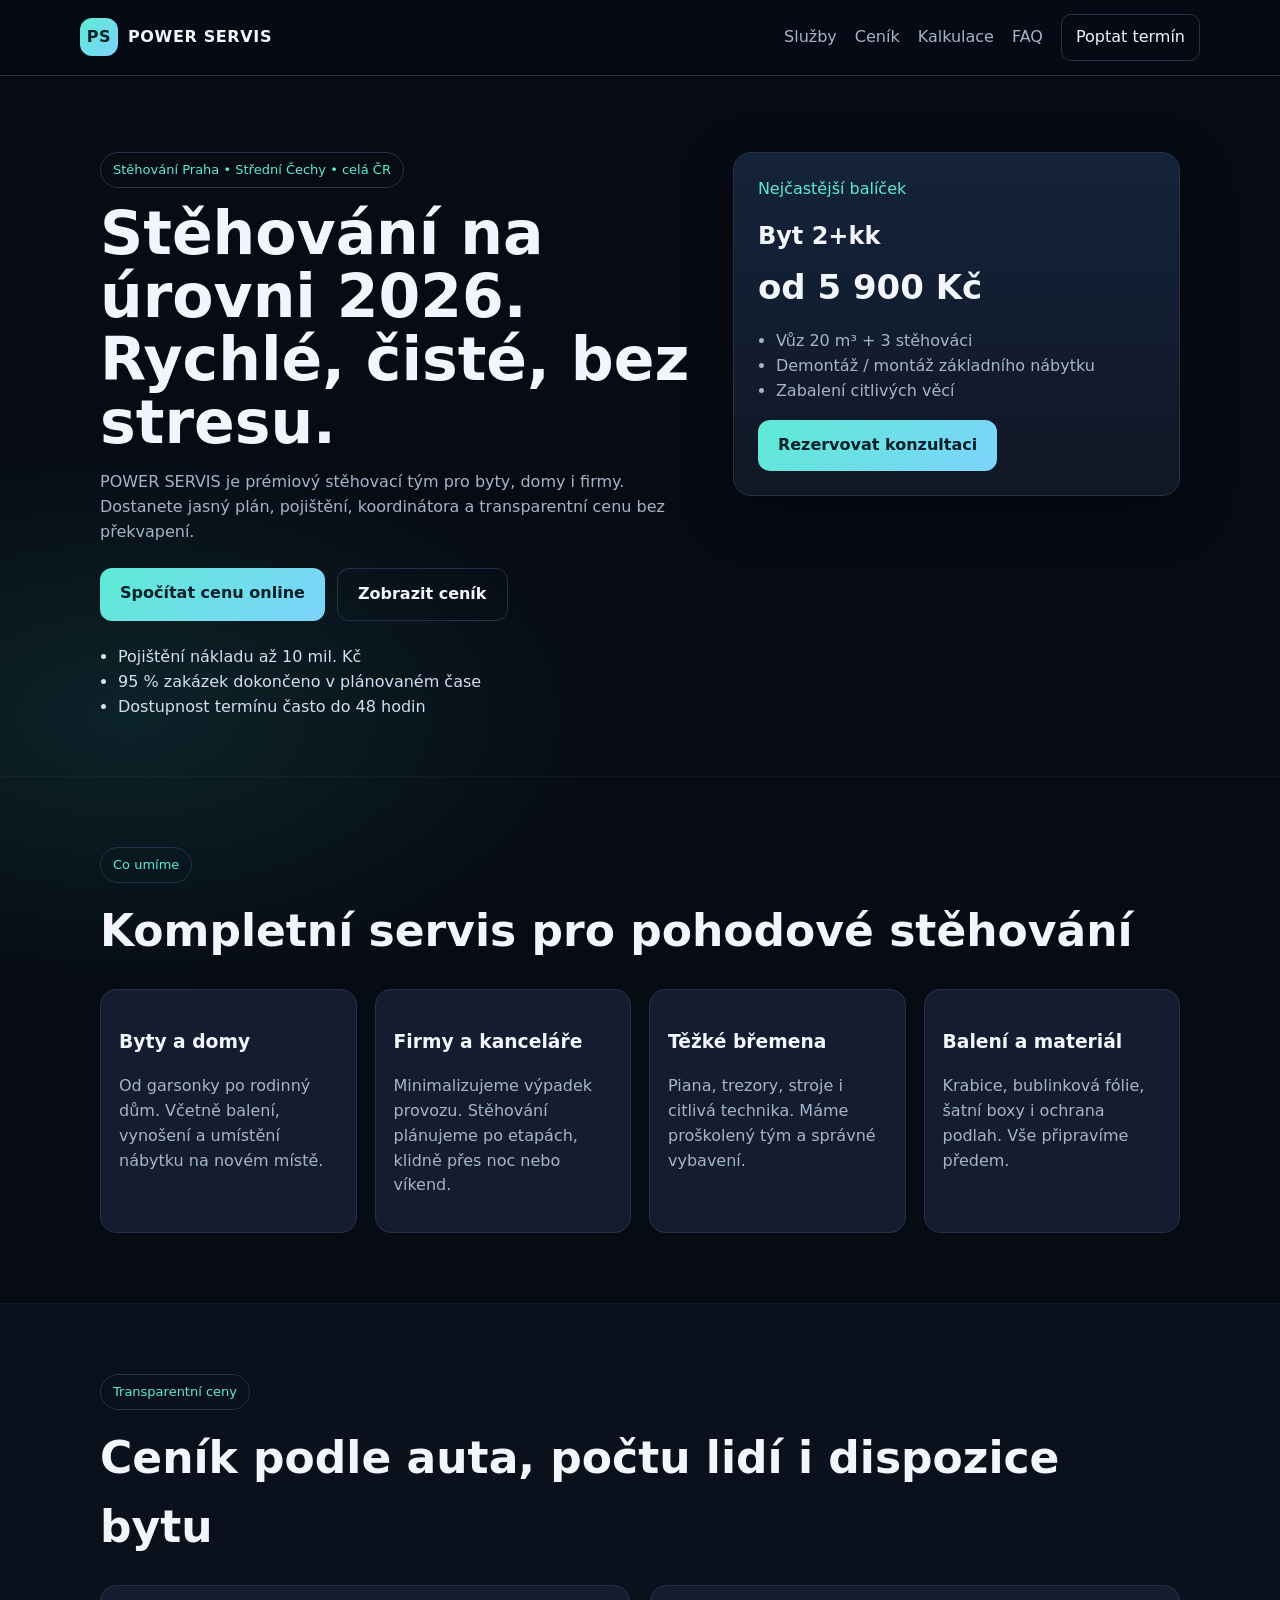
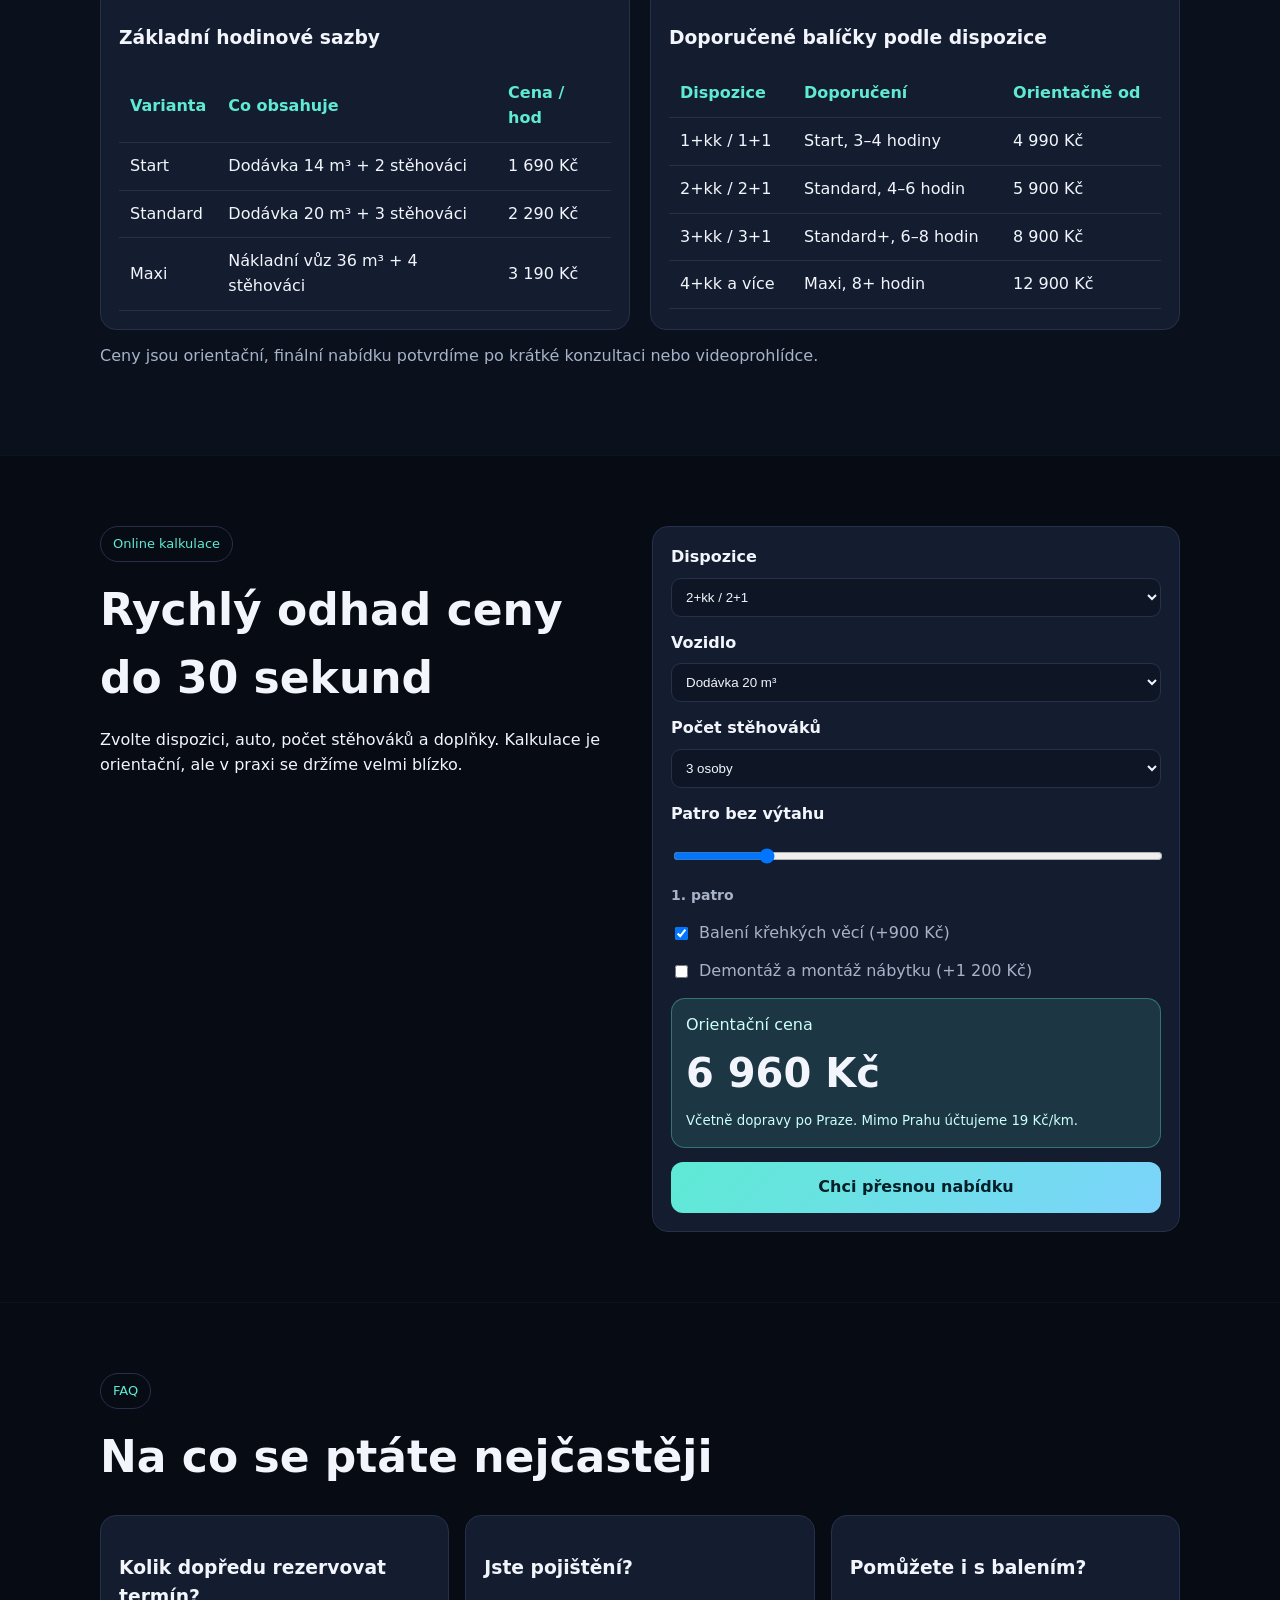
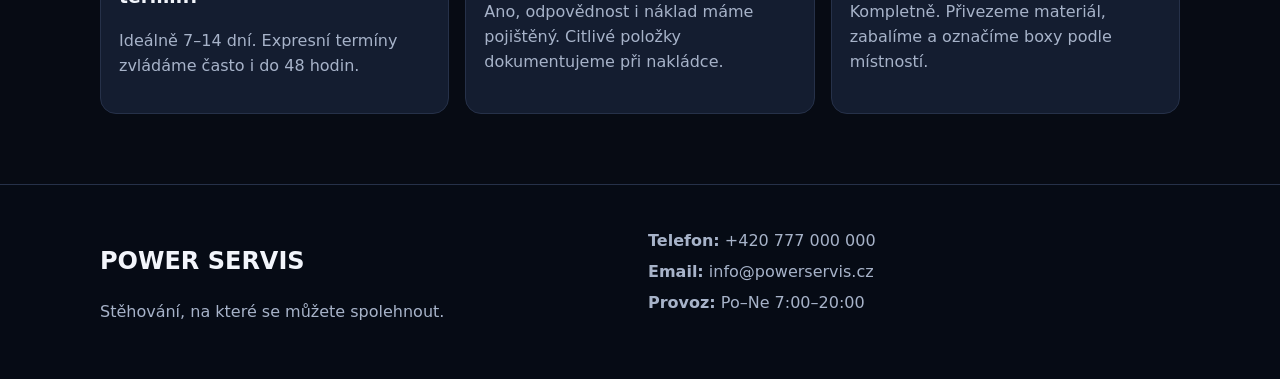
<file: index.html>
<!doctype html>
<html lang="cs">
<head>
  <meta charset="utf-8" />
  <meta name="viewport" content="width=device-width, initial-scale=1" />
  <title>POWER SERVIS | Stěhování bez stresu</title>
  <meta name="description" content="Prémiové stěhování domácností i firem. Transparentní ceník podle auta, počtu lidí i dispozice bytu. POWER SERVIS Praha a okolí." />
  <meta property="og:title" content="POWER SERVIS | Moderní stěhování 2026" />
  <meta property="og:description" content="Rychlé nacenění, profi tým, pojištění a stěhování na klíč. Zjistěte cenu online během 30 sekund." />
  <meta property="og:type" content="website" />
  <meta property="og:locale" content="cs_CZ" />
  <link rel="stylesheet" href="/assets/styles.css" />
</head>
<body>
  <header class="site-header">
    <div class="container nav">
      <a class="logo" href="/" aria-label="POWER SERVIS domů">
        <span class="logo-mark" aria-hidden="true">PS</span>
        <span>POWER SERVIS</span>
      </a>
      <button class="nav-toggle" data-nav-toggle aria-expanded="false" aria-label="Otevřít menu">Menu</button>
      <nav class="nav-links" data-nav>
        <a href="#sluzby">Služby</a>
        <a href="#cenik">Ceník</a>
        <a href="#kalkulace">Kalkulace</a>
        <a href="#faq">FAQ</a>
        <a class="btn-inline" href="#kontakt">Poptat termín</a>
      </nav>
    </div>
  </header>

  <main>
    <section class="hero">
      <div class="container hero-grid">
        <div>
          <p class="eyebrow">Stěhování Praha • Střední Čechy • celá ČR</p>
          <h1>Stěhování na úrovni 2026.<br>Rychlé, čisté, bez stresu.</h1>
          <p class="hero-copy">
            POWER SERVIS je prémiový stěhovací tým pro byty, domy i firmy. Dostanete jasný plán, pojištění,
            koordinátora a transparentní cenu bez překvapení.
          </p>
          <div class="hero-cta">
            <a class="btn btn-primary" href="#kalkulace">Spočítat cenu online</a>
            <a class="btn" href="#cenik">Zobrazit ceník</a>
          </div>
          <ul class="highlights">
            <li>Pojištění nákladu až 10 mil. Kč</li>
            <li>95 % zakázek dokončeno v plánovaném čase</li>
            <li>Dostupnost termínu často do 48 hodin</li>
          </ul>
        </div>
        <aside class="hero-card">
          <p class="card-label">Nejčastější balíček</p>
          <h2>Byt 2+kk</h2>
          <p class="price">od 5 900 Kč</p>
          <ul>
            <li>Vůz 20 m³ + 3 stěhováci</li>
            <li>Demontáž / montáž základního nábytku</li>
            <li>Zabalení citlivých věcí</li>
          </ul>
          <a class="btn btn-primary" href="#kontakt">Rezervovat konzultaci</a>
        </aside>
      </div>
    </section>

    <section class="section" id="sluzby">
      <div class="container">
        <div class="section-head">
          <p class="eyebrow">Co umíme</p>
          <h2>Kompletní servis pro pohodové stěhování</h2>
        </div>
        <div class="card-grid">
          <article class="card">
            <h3>Byty a domy</h3>
            <p>Od garsonky po rodinný dům. Včetně balení, vynošení a umístění nábytku na novém místě.</p>
          </article>
          <article class="card">
            <h3>Firmy a kanceláře</h3>
            <p>Minimalizujeme výpadek provozu. Stěhování plánujeme po etapách, klidně přes noc nebo víkend.</p>
          </article>
          <article class="card">
            <h3>Těžké břemena</h3>
            <p>Piana, trezory, stroje i citlivá technika. Máme proškolený tým a správné vybavení.</p>
          </article>
          <article class="card">
            <h3>Balení a materiál</h3>
            <p>Krabice, bublinková fólie, šatní boxy i ochrana podlah. Vše připravíme předem.</p>
          </article>
        </div>
      </div>
    </section>

    <section class="section section-contrast" id="cenik">
      <div class="container">
        <div class="section-head">
          <p class="eyebrow">Transparentní ceny</p>
          <h2>Ceník podle auta, počtu lidí i dispozice bytu</h2>
        </div>
        <div class="pricing-layout">
          <div class="table-card">
            <h3>Základní hodinové sazby</h3>
            <table>
              <thead>
                <tr><th>Varianta</th><th>Co obsahuje</th><th>Cena / hod</th></tr>
              </thead>
              <tbody>
                <tr><td>Start</td><td>Dodávka 14 m³ + 2 stěhováci</td><td>1 690 Kč</td></tr>
                <tr><td>Standard</td><td>Dodávka 20 m³ + 3 stěhováci</td><td>2 290 Kč</td></tr>
                <tr><td>Maxi</td><td>Nákladní vůz 36 m³ + 4 stěhováci</td><td>3 190 Kč</td></tr>
              </tbody>
            </table>
          </div>
          <div class="table-card">
            <h3>Doporučené balíčky podle dispozice</h3>
            <table>
              <thead>
                <tr><th>Dispozice</th><th>Doporučení</th><th>Orientačně od</th></tr>
              </thead>
              <tbody>
                <tr><td>1+kk / 1+1</td><td>Start, 3–4 hodiny</td><td>4 990 Kč</td></tr>
                <tr><td>2+kk / 2+1</td><td>Standard, 4–6 hodin</td><td>5 900 Kč</td></tr>
                <tr><td>3+kk / 3+1</td><td>Standard+, 6–8 hodin</td><td>8 900 Kč</td></tr>
                <tr><td>4+kk a více</td><td>Maxi, 8+ hodin</td><td>12 900 Kč</td></tr>
              </tbody>
            </table>
          </div>
        </div>
        <p class="pricing-note">Ceny jsou orientační, finální nabídku potvrdíme po krátké konzultaci nebo videoprohlídce.</p>
      </div>
    </section>

    <section class="section" id="kalkulace">
      <div class="container calculator-wrap">
        <div>
          <p class="eyebrow">Online kalkulace</p>
          <h2>Rychlý odhad ceny do 30 sekund</h2>
          <p>Zvolte dispozici, auto, počet stěhováků a doplňky. Kalkulace je orientační, ale v praxi se držíme velmi blízko.</p>
        </div>
        <form class="calculator card" data-calculator>
          <label>Dispozice
            <select name="layout">
              <option value="1">1+kk / 1+1</option>
              <option value="2" selected>2+kk / 2+1</option>
              <option value="3">3+kk / 3+1</option>
              <option value="4">4+kk a více</option>
            </select>
          </label>
          <label>Vozidlo
            <select name="vehicle">
              <option value="0">Dodávka 14 m³</option>
              <option value="400" selected>Dodávka 20 m³</option>
              <option value="900">Nákladní vůz 36 m³</option>
            </select>
          </label>
          <label>Počet stěhováků
            <select name="crew">
              <option value="0">2 osoby</option>
              <option value="450" selected>3 osoby</option>
              <option value="900">4 osoby</option>
            </select>
          </label>
          <label>Patro bez výtahu
            <input type="range" min="0" max="6" value="1" name="floor" data-floor-range />
            <span class="range-output">1. patro</span>
          </label>
          <label class="check-row"><input type="checkbox" name="packing" checked /> Balení křehkých věcí (+900 Kč)</label>
          <label class="check-row"><input type="checkbox" name="furniture" /> Demontáž a montáž nábytku (+1 200 Kč)</label>
          <div class="result">
            <p>Orientační cena</p>
            <output data-total>5 900 Kč</output>
            <small>Včetně dopravy po Praze. Mimo Prahu účtujeme 19 Kč/km.</small>
          </div>
          <a class="btn btn-primary" href="#kontakt">Chci přesnou nabídku</a>
        </form>
      </div>
    </section>

    <section class="section" id="faq">
      <div class="container">
        <div class="section-head">
          <p class="eyebrow">FAQ</p>
          <h2>Na co se ptáte nejčastěji</h2>
        </div>
        <div class="faq-grid">
          <article class="card"><h3>Kolik dopředu rezervovat termín?</h3><p>Ideálně 7–14 dní. Expresní termíny zvládáme často i do 48 hodin.</p></article>
          <article class="card"><h3>Jste pojištění?</h3><p>Ano, odpovědnost i náklad máme pojištěný. Citlivé položky dokumentujeme při nakládce.</p></article>
          <article class="card"><h3>Pomůžete i s balením?</h3><p>Kompletně. Přivezeme materiál, zabalíme a označíme boxy podle místností.</p></article>
        </div>
      </div>
    </section>
  </main>

  <footer class="footer" id="kontakt">
    <div class="container footer-grid">
      <div>
        <h2>POWER SERVIS</h2>
        <p>Stěhování, na které se můžete spolehnout.</p>
      </div>
      <div>
        <p><strong>Telefon:</strong> +420 777 000 000</p>
        <p><strong>Email:</strong> info@powerservis.cz</p>
        <p><strong>Provoz:</strong> Po–Ne 7:00–20:00</p>
      </div>
    </div>
  </footer>

  <script src="/assets/main.js"></script>
</body>
</html>
</file>
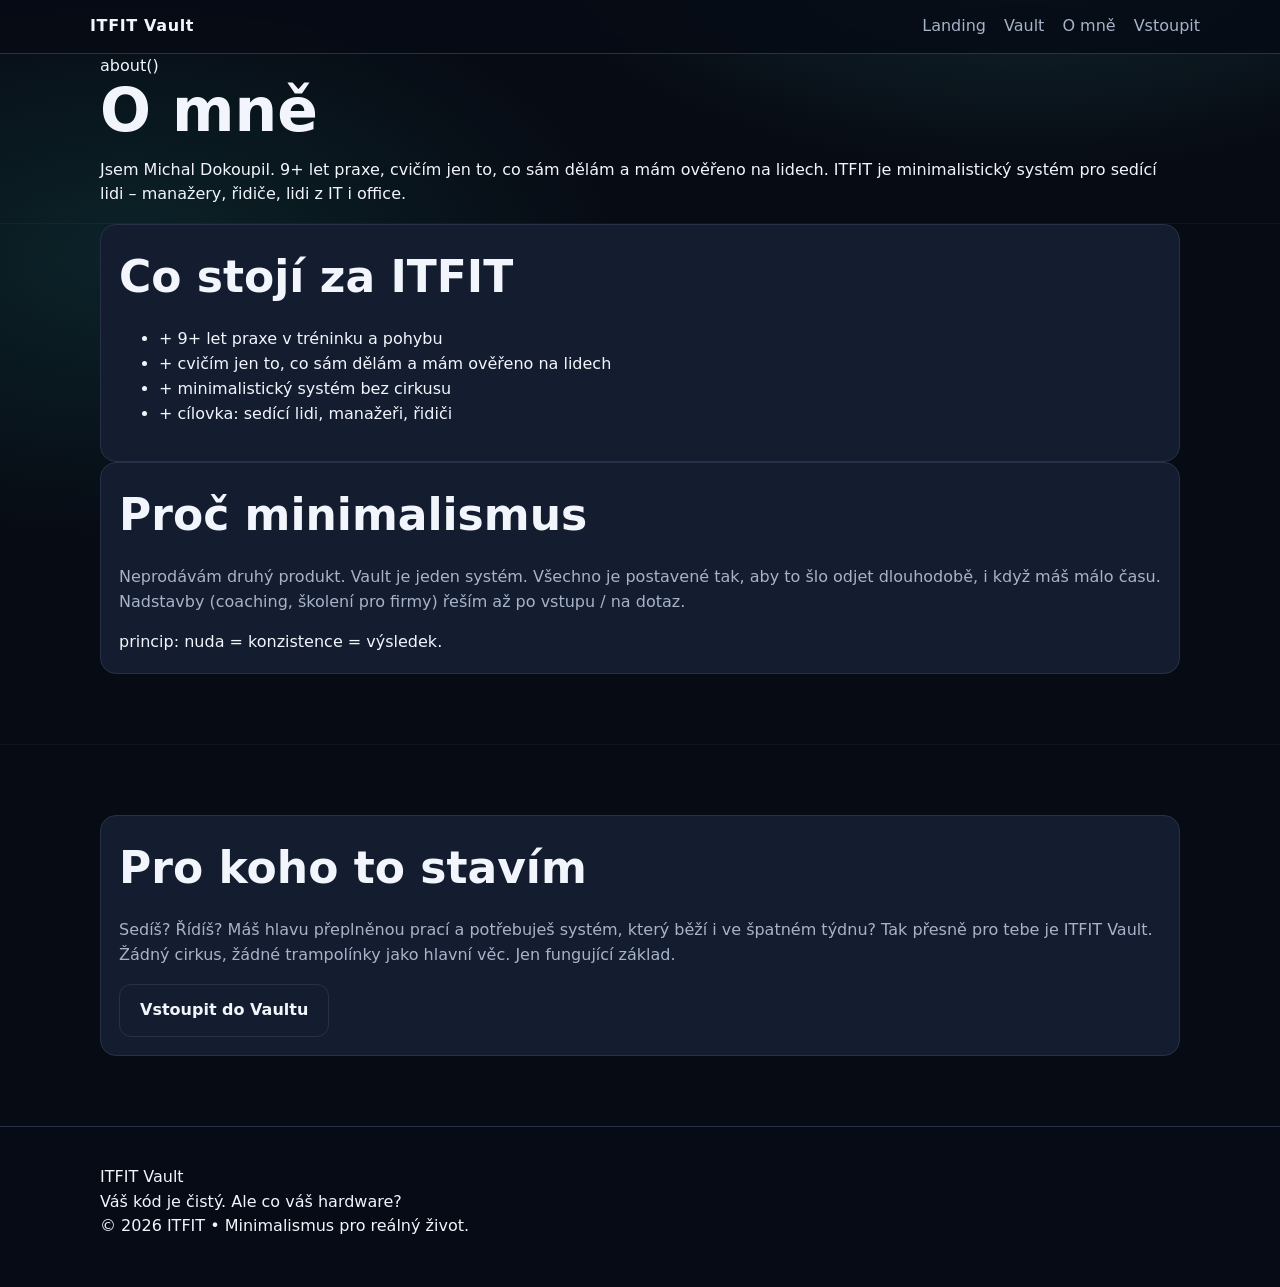
<file: about/index.html>
<!doctype html>
<html lang="cs">
<head>
  <meta charset="utf-8" />
  <meta name="viewport" content="width=device-width, initial-scale=1" />
  <title>ITFIT Vault – O mně</title>
  <meta name="description" content="O mně: 9+ let praxe, ověřené systémy, minimalistický přístup pro sedící lidi, manažery a řidiče." />
  <meta property="og:title" content="ITFIT Vault – O mně" />
  <meta property="og:description" content="9+ let praxe, cvičím jen to, co sám dělám a mám ověřeno na lidech." />
  <meta property="og:type" content="website" />
  <meta property="og:image" content="/assets/itfit_placeholder_gym.svg" />
  <meta property="og:locale" content="cs_CZ" />
  <link rel="stylesheet" href="/assets/styles.css" />
</head>
<body>
  <header class="site-header">
    <div class="container nav">
      <a class="logo" href="/">
        <span class="logo-dot" aria-hidden="true"></span>
        <span class="mono">ITFIT Vault</span>
      </a>
      <button class="nav-toggle mono" data-nav-toggle aria-expanded="false">Menu</button>
      <nav class="nav-links mono" data-nav>
        <a href="/">Landing</a>
        <a href="/vault/">Vault</a>
        <a href="/about/" class="active">O mně</a>
        <a href="/#buy">Vstoupit</a>
      </nav>
    </div>
  </header>

  <main>
    <section class="page-header">
      <div class="container">
        <div class="kicker mono">about()</div>
        <h1>O mně</h1>
        <p>
          Jsem Michal Dokoupil. 9+ let praxe, cvičím jen to, co sám dělám a mám ověřeno na lidech.
          ITFIT je minimalistický systém pro sedící lidi – manažery, řidiče, lidi z IT i office.
        </p>
      </div>
    </section>

    <section class="section" style="padding-top: 0;">
      <div class="container split">
        <div class="card">
          <h2>Co stojí za ITFIT</h2>
          <ul class="list-check">
            <li><span>+</span> 9+ let praxe v tréninku a pohybu</li>
            <li><span>+</span> cvičím jen to, co sám dělám a mám ověřeno na lidech</li>
            <li><span>+</span> minimalistický systém bez cirkusu</li>
            <li><span>+</span> cílovka: sedící lidi, manažeři, řidiči</li>
          </ul>
        </div>
        <div class="card">
          <h2>Proč minimalismus</h2>
          <p class="muted">
            Neprodávám druhý produkt. Vault je jeden systém. Všechno je postavené tak, aby to šlo odjet dlouhodobě,
            i když máš málo času. Nadstavby (coaching, školení pro firmy) řeším až po vstupu / na dotaz.
          </p>
          <div class="callout">
            <span class="mono" style="color: var(--green)">princip:</span> nuda = konzistence = výsledek.
          </div>
        </div>
      </div>
    </section>

    <section class="section">
      <div class="container">
        <div class="card">
          <h2>Pro koho to stavím</h2>
          <p class="muted">
            Sedíš? Řídíš? Máš hlavu přeplněnou prací a potřebuješ systém, který běží i ve špatném týdnu? Tak přesně
            pro tebe je ITFIT Vault. Žádný cirkus, žádné trampolínky jako hlavní věc. Jen fungující základ.
          </p>
          <a class="btn primary mono" href="/#buy">Vstoupit do Vaultu</a>
        </div>
      </div>
    </section>
  </main>

  <footer class="footer">
    <div class="container split">
      <div>
        <div class="mono" style="color: var(--green)">ITFIT Vault</div>
        <div>Váš kód je čistý. Ale co váš hardware?</div>
      </div>
      <div class="small">© 2026 ITFIT • Minimalismus pro reálný život.</div>
    </div>
  </footer>

  <script src="/assets/main.js"></script>
</body>
</html>
</file>
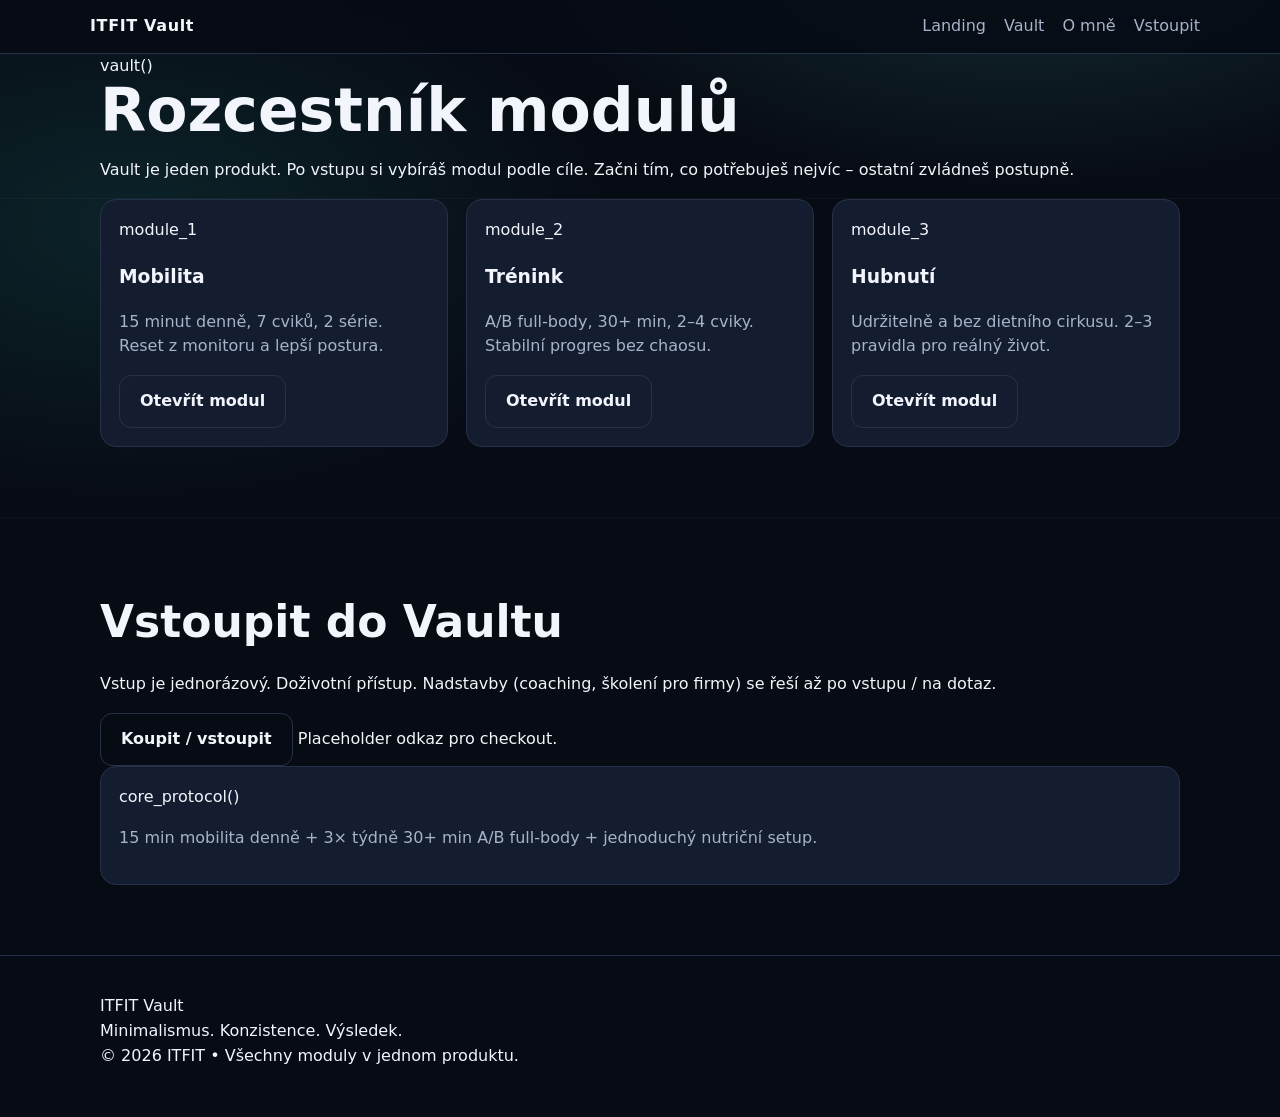
<file: vault/index.html>
<!doctype html>
<html lang="cs">
<head>
  <meta charset="utf-8" />
  <meta name="viewport" content="width=device-width, initial-scale=1" />
  <title>ITFIT Vault – Rozcestník modulů</title>
  <meta name="description" content="Vstupní rozcestník do ITFIT Vault: Mobilita, Trénink, Hubnutí." />
  <meta property="og:title" content="ITFIT Vault – Rozcestník" />
  <meta property="og:description" content="3 moduly Vaultu: Mobilita, Trénink, Hubnutí." />
  <meta property="og:type" content="website" />
  <meta property="og:image" content="/assets/itfit_placeholder_gym.svg" />
  <meta property="og:locale" content="cs_CZ" />
  <link rel="stylesheet" href="/assets/styles.css" />
</head>
<body>
  <header class="site-header">
    <div class="container nav">
      <a class="logo" href="/">
        <span class="logo-dot" aria-hidden="true"></span>
        <span class="mono">ITFIT Vault</span>
      </a>
      <button class="nav-toggle mono" data-nav-toggle aria-expanded="false">Menu</button>
      <nav class="nav-links mono" data-nav>
        <a href="/">Landing</a>
        <a href="/vault/" class="active">Vault</a>
        <a href="/about/">O mně</a>
        <a href="/vault/#buy">Vstoupit</a>
      </nav>
    </div>
  </header>

  <main>
    <section class="page-header">
      <div class="container">
        <div class="kicker mono">vault()</div>
        <h1>Rozcestník modulů</h1>
        <p>
          Vault je jeden produkt. Po vstupu si vybíráš modul podle cíle. Začni tím, co potřebuješ nejvíc – ostatní
          zvládneš postupně.
        </p>
      </div>
    </section>

    <section class="section" style="padding-top: 0;">
      <div class="container card-grid">
        <div class="card">
          <div class="kicker mono">module_1</div>
          <h3>Mobilita</h3>
          <p class="muted">15 minut denně, 7 cviků, 2 série. Reset z monitoru a lepší postura.</p>
          <a class="btn mono" href="/vault/mobilita/">Otevřít modul</a>
        </div>
        <div class="card">
          <div class="kicker mono">module_2</div>
          <h3>Trénink</h3>
          <p class="muted">A/B full-body, 30+ min, 2–4 cviky. Stabilní progres bez chaosu.</p>
          <a class="btn mono" href="/vault/trenink-zaklady/">Otevřít modul</a>
        </div>
        <div class="card">
          <div class="kicker mono">module_3</div>
          <h3>Hubnutí</h3>
          <p class="muted">Udržitelně a bez dietního cirkusu. 2–3 pravidla pro reálný život.</p>
          <a class="btn mono" href="/vault/hubnuti/">Otevřít modul</a>
        </div>
      </div>
    </section>

    <section class="section" id="buy">
      <div class="container split">
        <div>
          <h2>Vstoupit do Vaultu</h2>
          <p>
            Vstup je jednorázový. Doživotní přístup. Nadstavby (coaching, školení pro firmy) se řeší až po vstupu / na dotaz.
          </p>
          <div class="cta-row">
            <a class="btn primary mono" href="#buy">Koupit / vstoupit</a>
            <span class="small">Placeholder odkaz pro checkout.</span>
          </div>
        </div>
        <div class="card">
          <div class="kicker mono">core_protocol()</div>
          <p class="muted">15 min mobilita denně + 3× týdně 30+ min A/B full-body + jednoduchý nutriční setup.</p>
        </div>
      </div>
    </section>
  </main>

  <footer class="footer">
    <div class="container split">
      <div>
        <div class="mono" style="color: var(--green)">ITFIT Vault</div>
        <div>Minimalismus. Konzistence. Výsledek.</div>
      </div>
      <div class="small">© 2026 ITFIT • Všechny moduly v jednom produktu.</div>
    </div>
  </footer>

  <script src="/assets/main.js"></script>
</body>
</html>
</file>
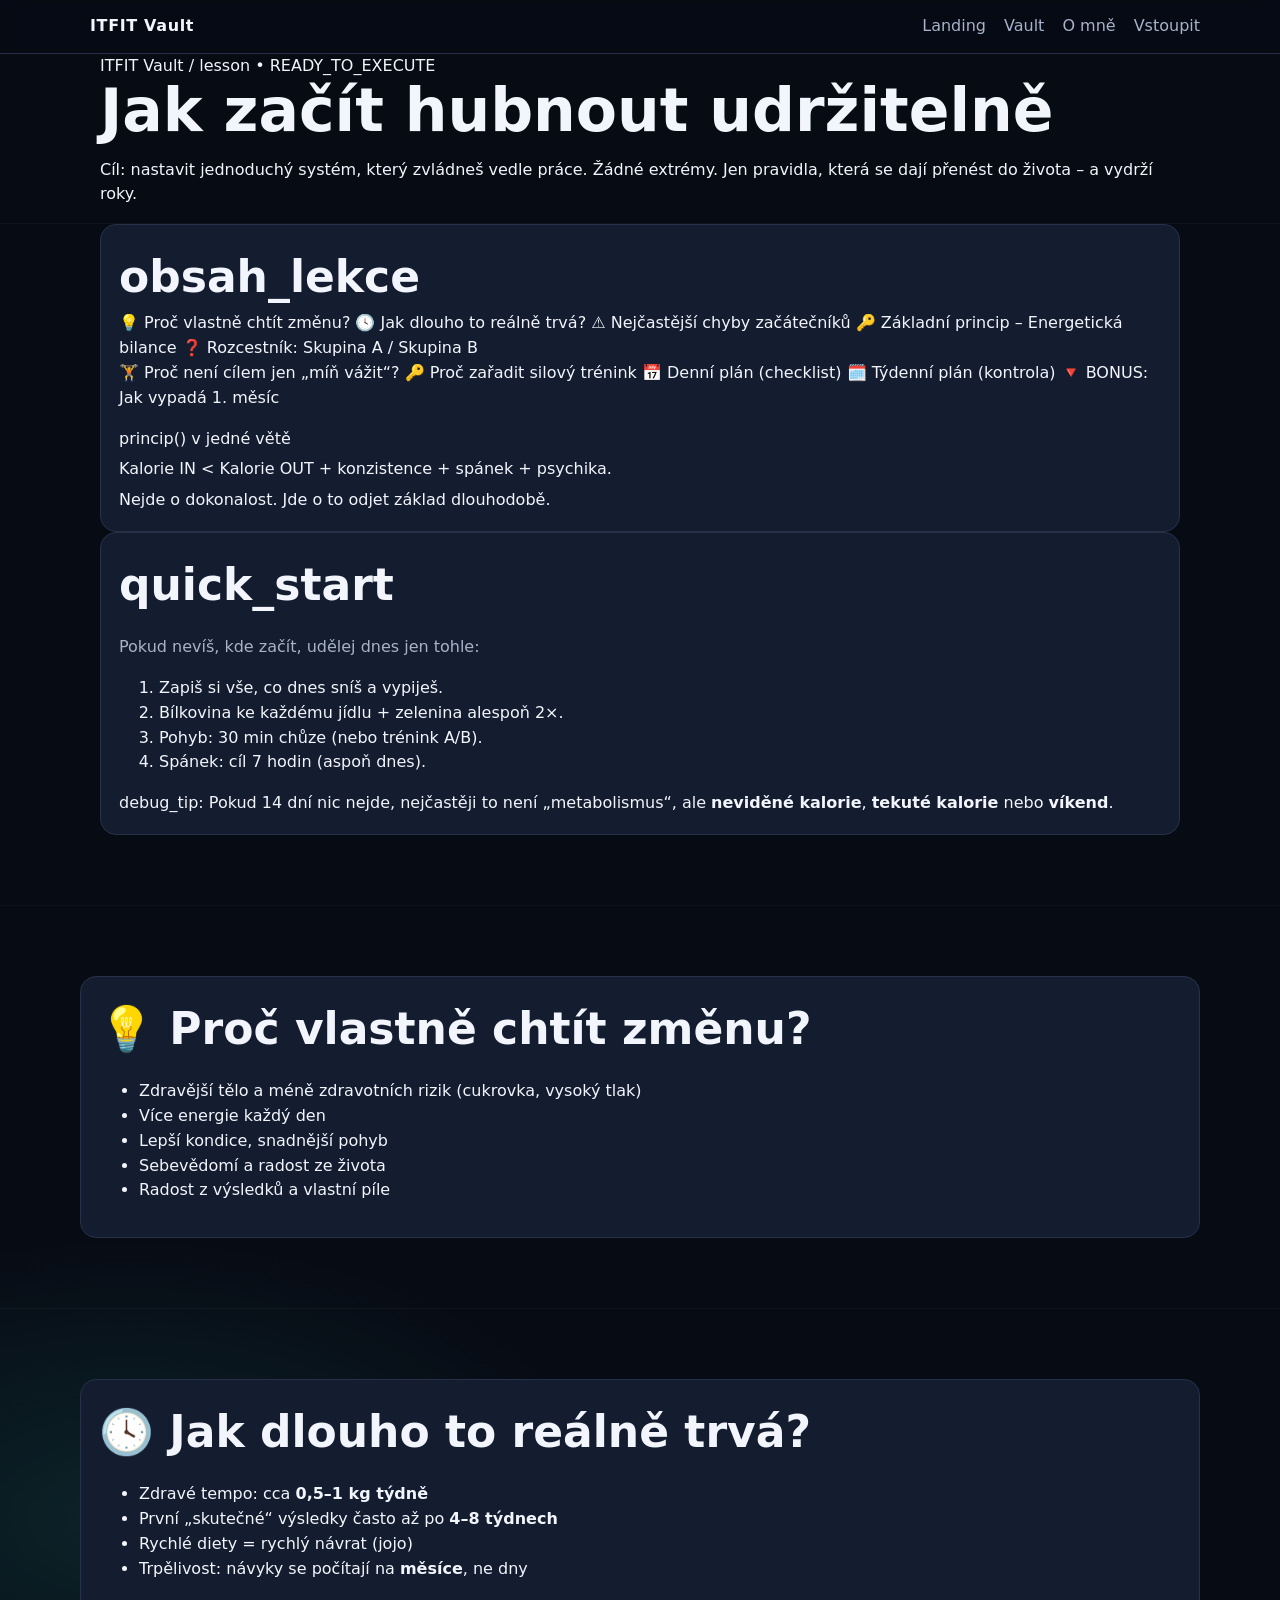
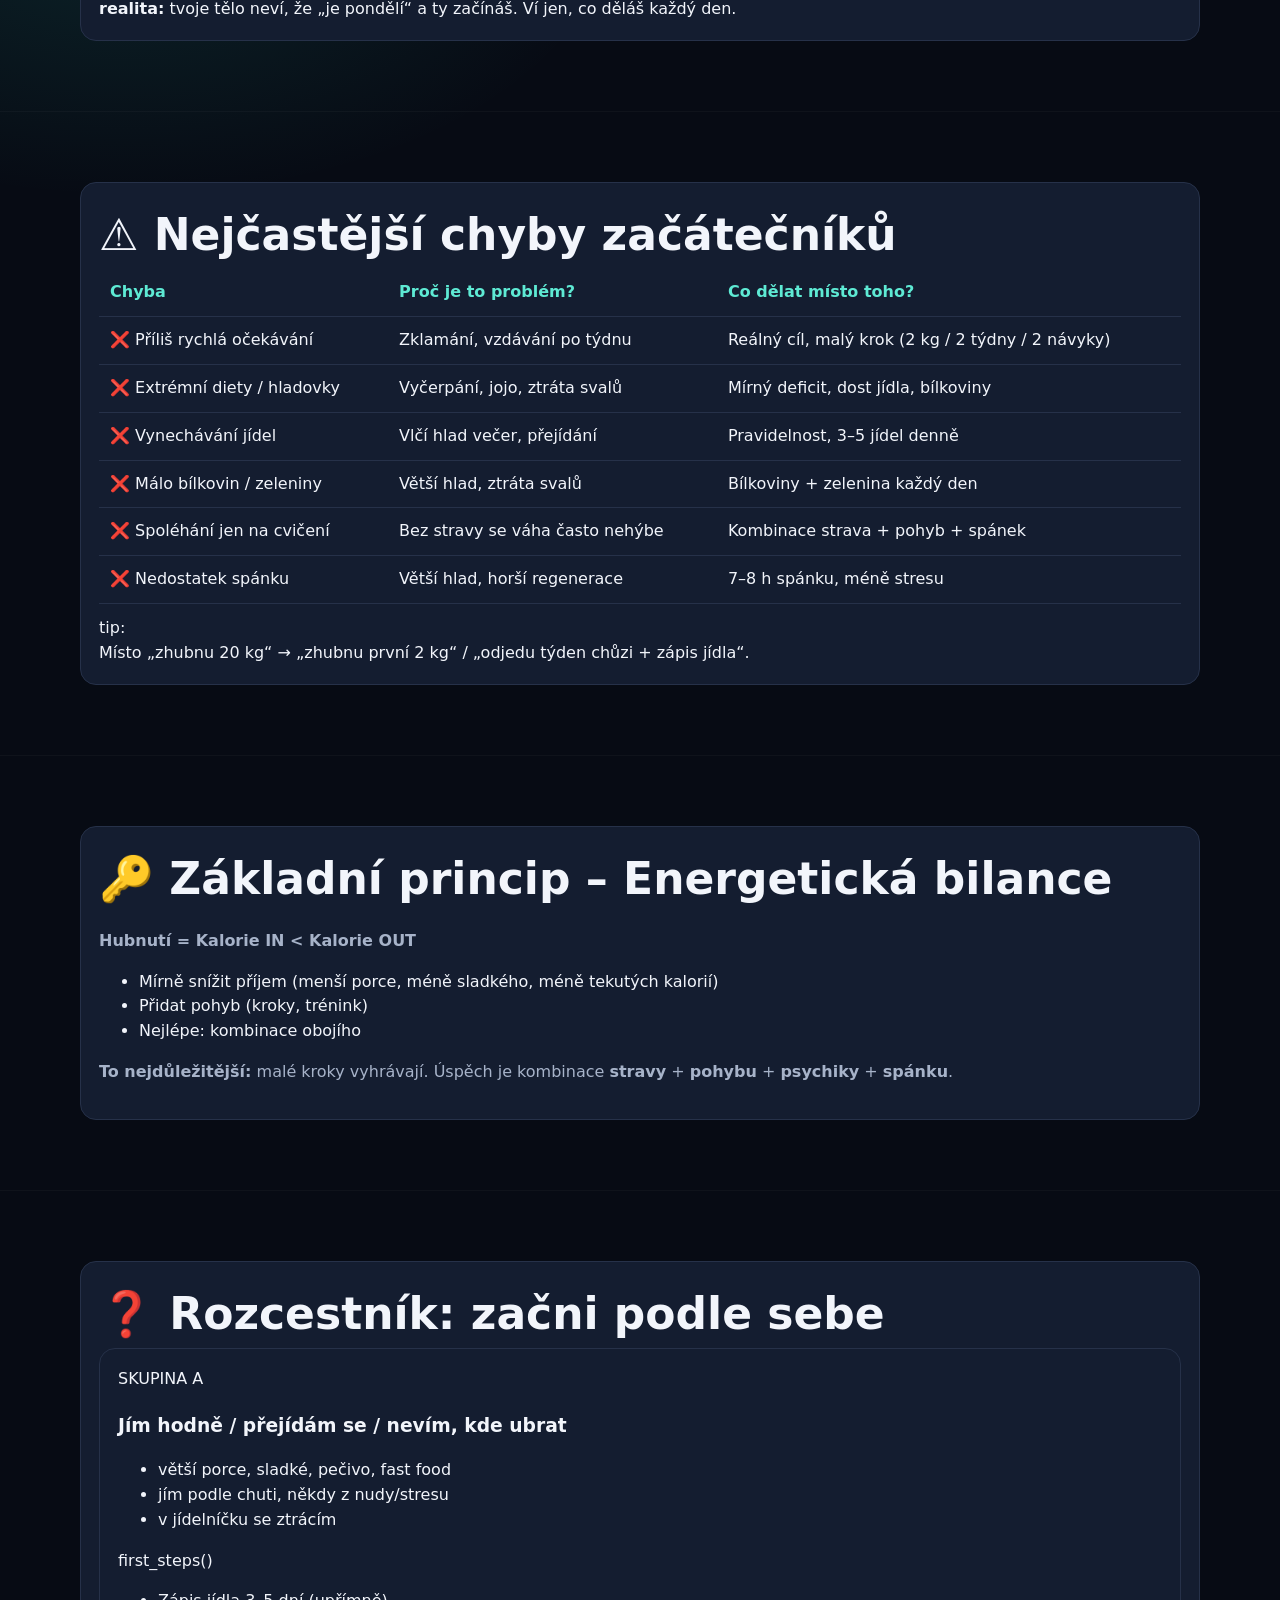
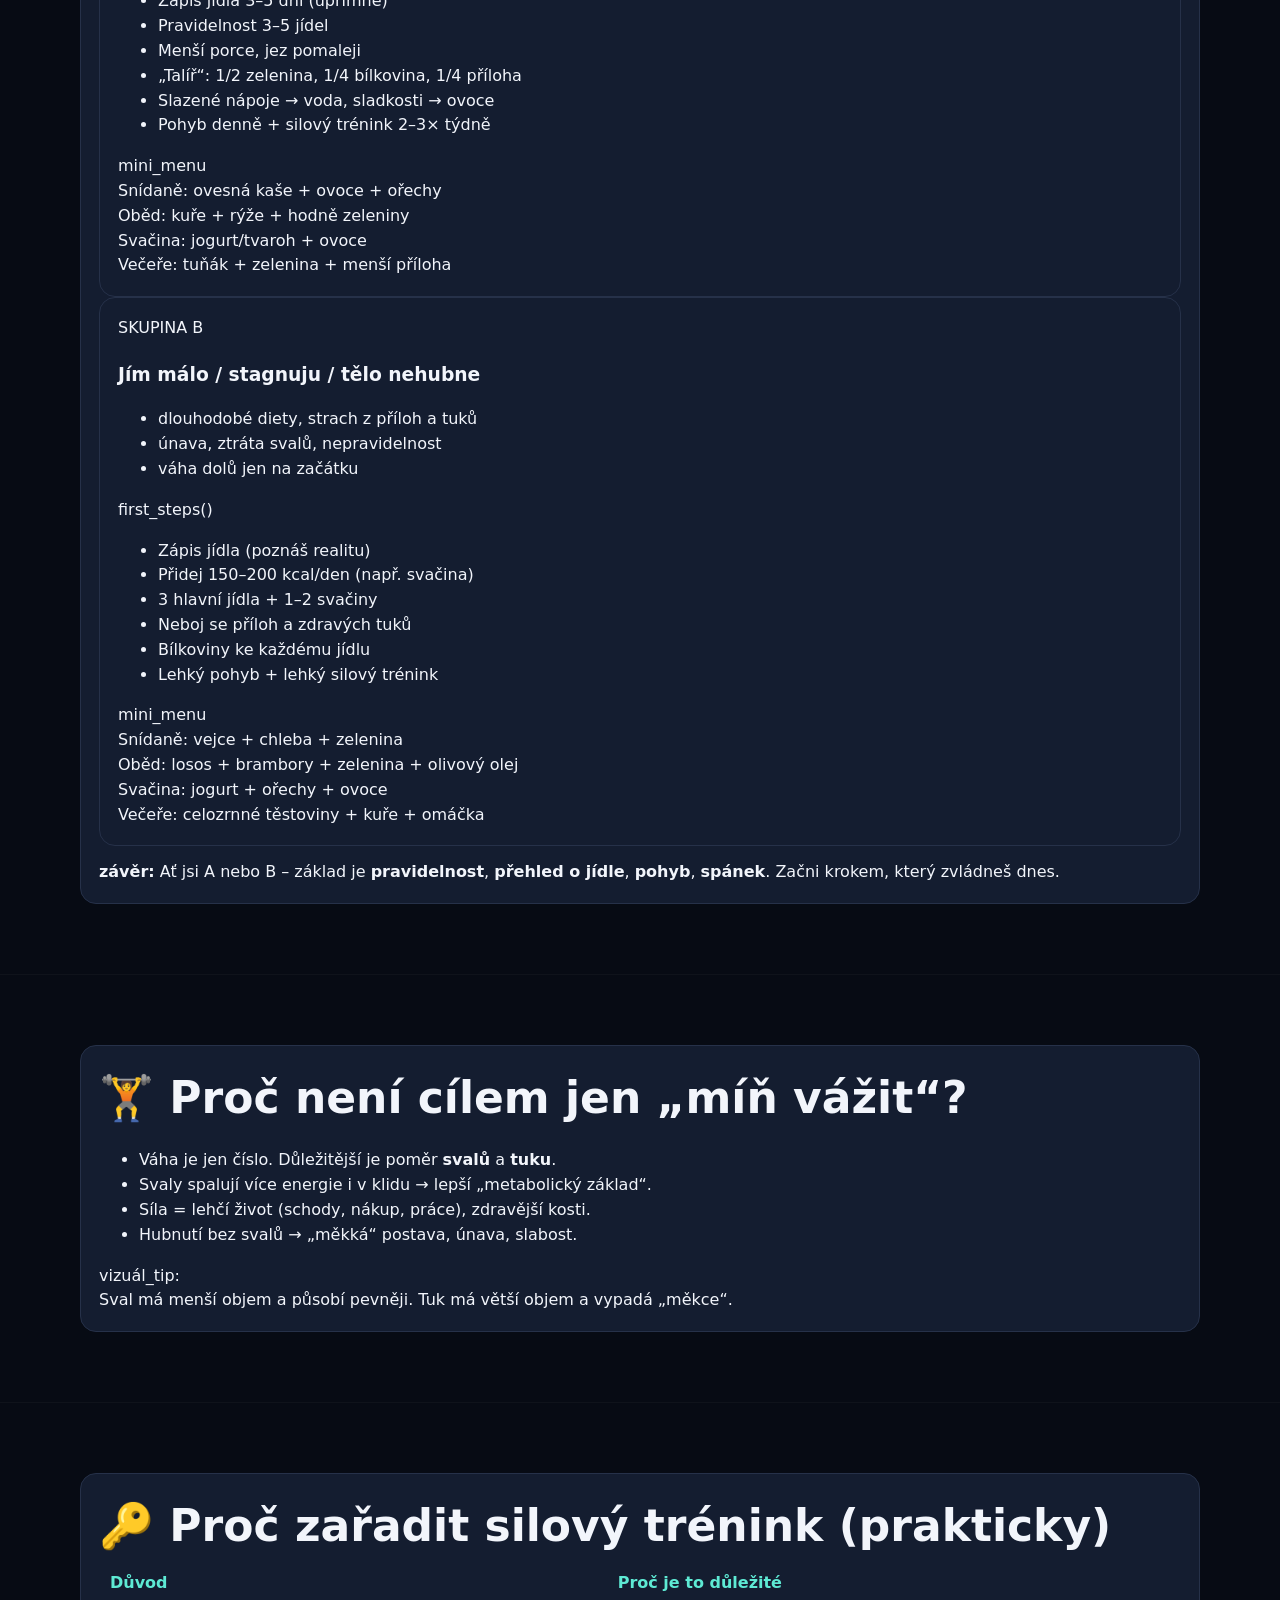
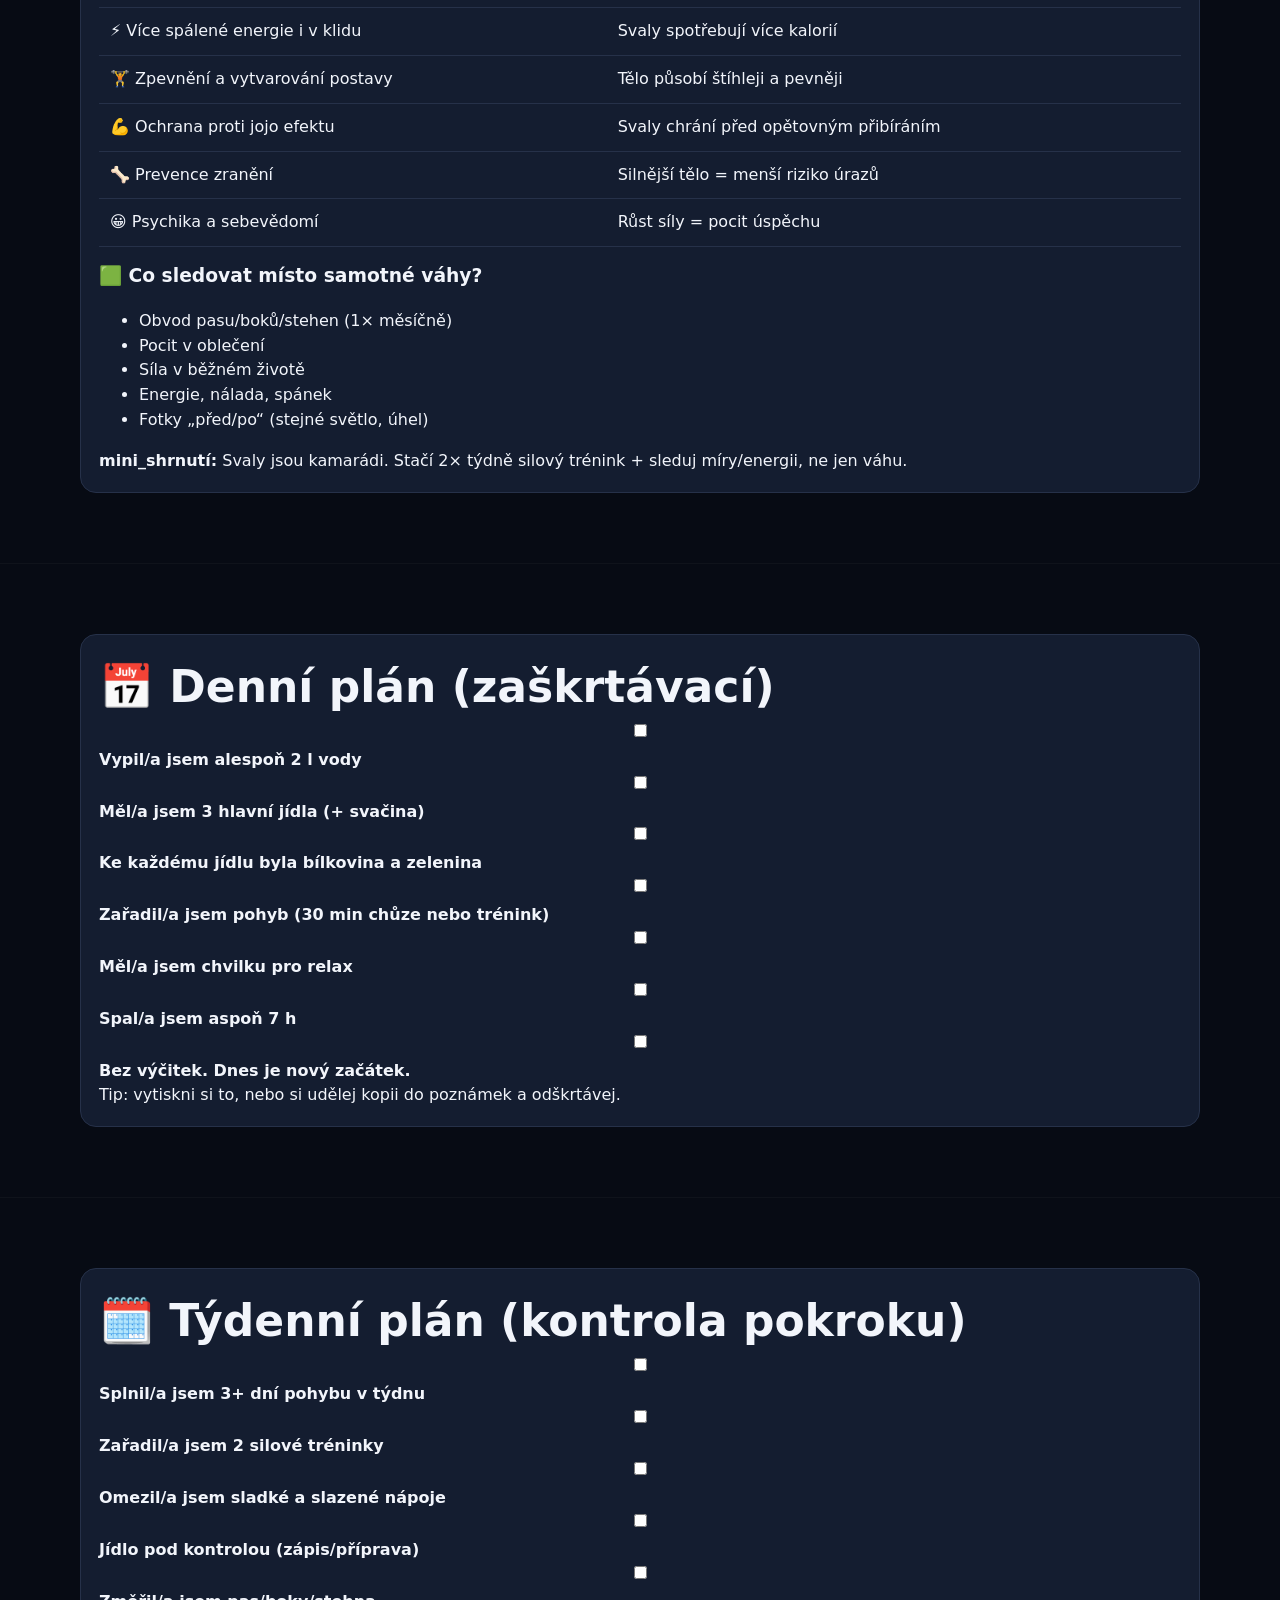
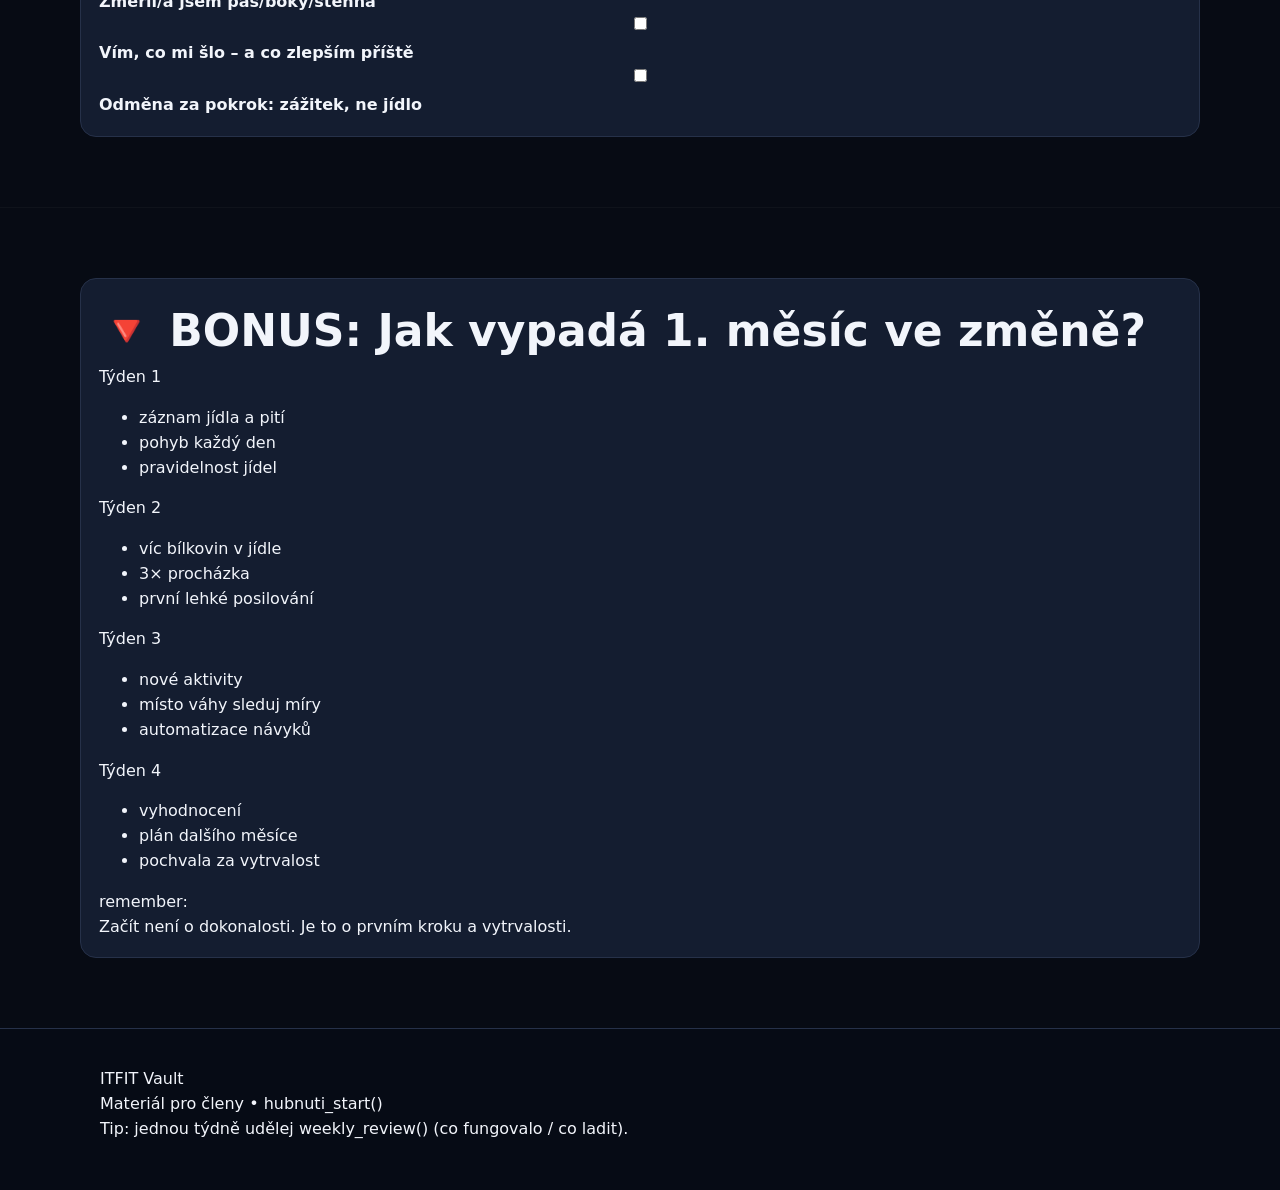
<file: vault/hubnuti/index.html>
<!doctype html>
<html lang="cs">
<head>
  <meta charset="utf-8" />
  <meta name="viewport" content="width=device-width, initial-scale=1" />
  <title>ITFIT Vault – Jak začít hubnout udržitelně</title>
  <meta name="description" content="Hubnutí v ITFIT Vault: jednoduchý systém, který zvládneš vedle práce. Žádné extrémy, jen dlouhodobá pravidla." />
  <meta property="og:title" content="ITFIT Vault – Jak začít hubnout udržitelně" />
  <meta property="og:description" content="Jednoduchý systém hubnutí bez extrémů. Konzistence, spánek, energetická bilance." />
  <meta property="og:type" content="article" />
  <meta property="og:image" content="/assets/itfit_placeholder_gym.svg" />
  <meta property="og:locale" content="cs_CZ" />
  <link rel="stylesheet" href="/assets/styles.css" />
</head>
<body>
  <header class="site-header">
    <div class="container nav">
      <a class="logo" href="/">
        <span class="logo-dot" aria-hidden="true"></span>
        <span class="mono">ITFIT Vault</span>
      </a>
      <button class="nav-toggle mono" data-nav-toggle aria-expanded="false">Menu</button>
      <nav class="nav-links mono" data-nav>
        <a href="/">Landing</a>
        <a href="/vault/" class="active">Vault</a>
        <a href="/about/">O mně</a>
        <a href="/#buy">Vstoupit</a>
      </nav>
    </div>
  </header>

  <main class="content-wrap">
    <section class="page-header">
      <div class="container">
        <div class="badge mono">ITFIT Vault / lesson • <span style="color: var(--green)">READY_TO_EXECUTE</span></div>
        <h1>Jak začít hubnout <span class="mono" style="color: var(--green)">udržitelně</span></h1>
        <p>
          Cíl: nastavit jednoduchý systém, který zvládneš vedle práce. Žádné extrémy. Jen pravidla, která se dají
          přenést do života – a vydrží roky.
        </p>
      </div>
    </section>

    <section class="section" style="padding-top: 0;">
      <div class="container split">
        <div class="card">
          <h2 class="mono">obsah_lekce</h2>
          <div class="split toc">
            <div>
              <a href="#proc" class="anchor">💡 Proč vlastně chtít změnu?</a>
              <a href="#cas" class="anchor">🕓 Jak dlouho to reálně trvá?</a>
              <a href="#chyby" class="anchor">⚠️ Nejčastější chyby začátečníků</a>
              <a href="#bilance" class="anchor">🔑 Základní princip – Energetická bilance</a>
              <a href="#rozcestnik" class="anchor">❓ Rozcestník: Skupina A / Skupina B</a>
            </div>
            <div>
              <a href="#sila" class="anchor">🏋️ Proč není cílem jen „míň vážit“?</a>
              <a href="#silovy" class="anchor">🔑 Proč zařadit silový trénink</a>
              <a href="#check" class="anchor">📅 Denní plán (checklist)</a>
              <a href="#tyden" class="anchor">🗓️ Týdenní plán (kontrola)</a>
              <a href="#mesic" class="anchor">🔻 BONUS: Jak vypadá 1. měsíc</a>
            </div>
          </div>
          <div class="callout" style="margin-top: 16px;">
            <div class="mono" style="margin-bottom: 6px;"><span style="color: var(--green)">princip()</span> v jedné větě</div>
            <div><span class="pill mono">Kalorie IN</span> &lt; <span class="pill mono">Kalorie OUT</span> + konzistence + spánek + psychika.</div>
            <div class="small" style="margin-top: 6px;">Nejde o dokonalost. Jde o to odjet základ dlouhodobě.</div>
          </div>
        </div>

        <div class="card">
          <h2 class="mono">quick_start</h2>
          <p class="muted">Pokud nevíš, kde začít, udělej dnes jen tohle:</p>
          <ol>
            <li><span class="mono" style="color: var(--green)">Zapiš</span> si vše, co dnes sníš a vypiješ.</li>
            <li><span class="mono" style="color: var(--green)">Bílkovina</span> ke každému jídlu + zelenina alespoň 2×.</li>
            <li><span class="mono" style="color: var(--green)">Pohyb</span>: 30 min chůze (nebo trénink A/B).</li>
            <li><span class="mono" style="color: var(--green)">Spánek</span>: cíl 7 hodin (aspoň dnes).</li>
          </ol>
          <div class="callout" style="margin-top: 16px;">
            <span class="mono" style="color: var(--green)">debug_tip:</span> Pokud 14 dní nic nejde, nejčastěji to není „metabolismus“,
            ale <strong>neviděné kalorie</strong>, <strong>tekuté kalorie</strong> nebo <strong>víkend</strong>.
          </div>
        </div>
      </div>
    </section>

    <section class="section" id="proc">
      <div class="container card">
        <h2>💡 Proč vlastně chtít změnu?</h2>
        <ul>
          <li>Zdravější tělo a méně zdravotních rizik (cukrovka, vysoký tlak)</li>
          <li>Více energie každý den</li>
          <li>Lepší kondice, snadnější pohyb</li>
          <li>Sebevědomí a radost ze života</li>
          <li>Radost z výsledků a vlastní píle</li>
        </ul>
      </div>
    </section>

    <section class="section" id="cas">
      <div class="container card">
        <h2>🕓 Jak dlouho to reálně trvá?</h2>
        <ul>
          <li>Zdravé tempo: cca <strong>0,5–1 kg týdně</strong></li>
          <li>První „skutečné“ výsledky často až po <strong>4–8 týdnech</strong></li>
          <li>Rychlé diety = rychlý návrat (jojo)</li>
          <li>Trpělivost: návyky se počítají na <strong>měsíce</strong>, ne dny</li>
        </ul>
        <div class="callout" style="margin-top: 12px;">
          <strong class="mono" style="color: var(--green)">realita:</strong> tvoje tělo neví, že „je pondělí“ a ty začínáš.
          Ví jen, co děláš každý den.
        </div>
      </div>
    </section>

    <section class="section" id="chyby">
      <div class="container card">
        <h2>⚠️ Nejčastější chyby začátečníků</h2>
        <table class="table">
          <thead>
            <tr>
              <th>Chyba</th>
              <th>Proč je to problém?</th>
              <th>Co dělat místo toho?</th>
            </tr>
          </thead>
          <tbody>
            <tr>
              <td>❌ Příliš rychlá očekávání</td>
              <td>Zklamání, vzdávání po týdnu</td>
              <td>Reálný cíl, malý krok (2 kg / 2 týdny / 2 návyky)</td>
            </tr>
            <tr>
              <td>❌ Extrémní diety / hladovky</td>
              <td>Vyčerpání, jojo, ztráta svalů</td>
              <td>Mírný deficit, dost jídla, bílkoviny</td>
            </tr>
            <tr>
              <td>❌ Vynechávání jídel</td>
              <td>Vlčí hlad večer, přejídání</td>
              <td>Pravidelnost, 3–5 jídel denně</td>
            </tr>
            <tr>
              <td>❌ Málo bílkovin / zeleniny</td>
              <td>Větší hlad, ztráta svalů</td>
              <td>Bílkoviny + zelenina každý den</td>
            </tr>
            <tr>
              <td>❌ Spoléhání jen na cvičení</td>
              <td>Bez stravy se váha často nehýbe</td>
              <td>Kombinace strava + pohyb + spánek</td>
            </tr>
            <tr>
              <td>❌ Nedostatek spánku</td>
              <td>Větší hlad, horší regenerace</td>
              <td>7–8 h spánku, méně stresu</td>
            </tr>
          </tbody>
        </table>
        <div class="callout" style="margin-top: 12px;">
          <div class="mono" style="color: var(--green)">tip:</div>
          <div class="small">Místo „zhubnu 20 kg“ → „zhubnu první 2 kg“ / „odjedu týden chůzi + zápis jídla“.</div>
        </div>
      </div>
    </section>

    <section class="section" id="bilance">
      <div class="container card">
        <h2>🔑 Základní princip – Energetická bilance</h2>
        <p><strong>Hubnutí = Kalorie IN &lt; Kalorie OUT</strong></p>
        <ul>
          <li>Mírně snížit příjem (menší porce, méně sladkého, méně tekutých kalorií)</li>
          <li>Přidat pohyb (kroky, trénink)</li>
          <li>Nejlépe: kombinace obojího</li>
        </ul>
        <p class="muted">
          <strong>To nejdůležitější:</strong> malé kroky vyhrávají. Úspěch je kombinace <strong>stravy</strong> + <strong>pohybu</strong>
          + <strong>psychiky</strong> + <strong>spánku</strong>.
        </p>
      </div>
    </section>

    <section class="section" id="rozcestnik">
      <div class="container card">
        <h2>❓ Rozcestník: začni podle sebe</h2>
        <div class="grid-2">
          <div class="card">
            <div class="mono" style="color: var(--green)">SKUPINA A</div>
            <h3>Jím hodně / přejídám se / nevím, kde ubrat</h3>
            <ul class="muted">
              <li>větší porce, sladké, pečivo, fast food</li>
              <li>jím podle chuti, někdy z nudy/stresu</li>
              <li>v jídelníčku se ztrácím</li>
            </ul>
            <div class="mono" style="margin: 12px 0 6px;"><span style="color: var(--green)">first_steps()</span></div>
            <ul>
              <li>Zápis jídla 3–5 dní (upřímně)</li>
              <li>Pravidelnost 3–5 jídel</li>
              <li>Menší porce, jez pomaleji</li>
              <li>„Talíř“: 1/2 zelenina, 1/4 bílkovina, 1/4 příloha</li>
              <li>Slazené nápoje → voda, sladkosti → ovoce</li>
              <li>Pohyb denně + silový trénink 2–3× týdně</li>
            </ul>
            <div class="callout" style="margin-top: 10px;">
              <div class="mono" style="color: var(--green)">mini_menu</div>
              <div class="small">
                Snídaně: ovesná kaše + ovoce + ořechy<br />
                Oběd: kuře + rýže + hodně zeleniny<br />
                Svačina: jogurt/tvaroh + ovoce<br />
                Večeře: tuňák + zelenina + menší příloha
              </div>
            </div>
          </div>

          <div class="card">
            <div class="mono" style="color: var(--green)">SKUPINA B</div>
            <h3>Jím málo / stagnuju / tělo nehubne</h3>
            <ul class="muted">
              <li>dlouhodobé diety, strach z příloh a tuků</li>
              <li>únava, ztráta svalů, nepravidelnost</li>
              <li>váha dolů jen na začátku</li>
            </ul>
            <div class="mono" style="margin: 12px 0 6px;"><span style="color: var(--green)">first_steps()</span></div>
            <ul>
              <li>Zápis jídla (poznáš realitu)</li>
              <li>Přidej 150–200 kcal/den (např. svačina)</li>
              <li>3 hlavní jídla + 1–2 svačiny</li>
              <li>Neboj se příloh a zdravých tuků</li>
              <li>Bílkoviny ke každému jídlu</li>
              <li>Lehký pohyb + lehký silový trénink</li>
            </ul>
            <div class="callout" style="margin-top: 10px;">
              <div class="mono" style="color: var(--green)">mini_menu</div>
              <div class="small">
                Snídaně: vejce + chleba + zelenina<br />
                Oběd: losos + brambory + zelenina + olivový olej<br />
                Svačina: jogurt + ořechy + ovoce<br />
                Večeře: celozrnné těstoviny + kuře + omáčka
              </div>
            </div>
          </div>
        </div>

        <div class="callout" style="margin-top: 14px;">
          <strong class="mono" style="color: var(--green)">závěr:</strong>
          Ať jsi A nebo B – základ je <strong>pravidelnost</strong>, <strong>přehled o jídle</strong>, <strong>pohyb</strong>, <strong>spánek</strong>.
          Začni krokem, který zvládneš dnes.
        </div>
      </div>
    </section>

    <section class="section" id="sila">
      <div class="container card">
        <h2>🏋️ Proč není cílem jen „míň vážit“?</h2>
        <ul>
          <li>Váha je jen číslo. Důležitější je poměr <strong>svalů</strong> a <strong>tuku</strong>.</li>
          <li>Svaly spalují více energie i v klidu → lepší „metabolický základ“.</li>
          <li>Síla = lehčí život (schody, nákup, práce), zdravější kosti.</li>
          <li>Hubnutí bez svalů → „měkká“ postava, únava, slabost.</li>
        </ul>
        <div class="callout" style="margin-top: 12px;">
          <div class="mono" style="color: var(--green)">vizuál_tip:</div>
          <div class="small">Sval má menší objem a působí pevněji. Tuk má větší objem a vypadá „měkce“.</div>
        </div>
      </div>
    </section>

    <section class="section" id="silovy">
      <div class="container card">
        <h2>🔑 Proč zařadit silový trénink (prakticky)</h2>
        <table class="table">
          <thead>
            <tr>
              <th>Důvod</th>
              <th>Proč je to důležité</th>
            </tr>
          </thead>
          <tbody>
            <tr>
              <td>⚡ Více spálené energie i v klidu</td>
              <td>Svaly spotřebují více kalorií</td>
            </tr>
            <tr>
              <td>🏋️ Zpevnění a vytvarování postavy</td>
              <td>Tělo působí štíhleji a pevněji</td>
            </tr>
            <tr>
              <td>💪 Ochrana proti jojo efektu</td>
              <td>Svaly chrání před opětovným přibíráním</td>
            </tr>
            <tr>
              <td>🦴 Prevence zranění</td>
              <td>Silnější tělo = menší riziko úrazů</td>
            </tr>
            <tr>
              <td>😀 Psychika a sebevědomí</td>
              <td>Růst síly = pocit úspěchu</td>
            </tr>
          </tbody>
        </table>

        <h3 style="margin-top: 14px;">🟩 Co sledovat místo samotné váhy?</h3>
        <ul>
          <li>Obvod pasu/boků/stehen (1× měsíčně)</li>
          <li>Pocit v oblečení</li>
          <li>Síla v běžném životě</li>
          <li>Energie, nálada, spánek</li>
          <li>Fotky „před/po“ (stejné světlo, úhel)</li>
        </ul>

        <div class="callout" style="margin-top: 12px;">
          <strong class="mono" style="color: var(--green)">mini_shrnutí:</strong>
          Svaly jsou kamarádi. Stačí 2× týdně silový trénink + sleduj míry/energii, ne jen váhu.
        </div>
      </div>
    </section>

    <section class="section" id="check">
      <div class="container card">
        <h2>📅 Denní plán (zaškrtávací)</h2>
        <div class="checklist">
          <label><input type="checkbox" /> <span>Vypil/a jsem alespoň <strong>2 l vody</strong></span></label>
          <label><input type="checkbox" /> <span>Měl/a jsem <strong>3 hlavní jídla</strong> (+ svačina)</span></label>
          <label><input type="checkbox" /> <span>Ke každému jídlu byla <strong>bílkovina</strong> a <strong>zelenina</strong></span></label>
          <label><input type="checkbox" /> <span>Zařadil/a jsem <strong>pohyb</strong> (30 min chůze nebo trénink)</span></label>
          <label><input type="checkbox" /> <span>Měl/a jsem chvilku pro <strong>relax</strong></span></label>
          <label><input type="checkbox" /> <span>Spal/a jsem aspoň <strong>7 h</strong></span></label>
          <label><input type="checkbox" /> <span>Bez výčitek. <strong>Dnes je nový začátek.</strong></span></label>
        </div>
        <div class="small">Tip: vytiskni si to, nebo si udělej kopii do poznámek a odškrtávej.</div>
      </div>
    </section>

    <section class="section" id="tyden">
      <div class="container card">
        <h2>🗓️ Týdenní plán (kontrola pokroku)</h2>
        <div class="checklist">
          <label><input type="checkbox" /> <span>Splnil/a jsem <strong>3+ dní pohybu</strong> v týdnu</span></label>
          <label><input type="checkbox" /> <span>Zařadil/a jsem <strong>2 silové tréninky</strong></span></label>
          <label><input type="checkbox" /> <span>Omezil/a jsem sladké a slazené nápoje</span></label>
          <label><input type="checkbox" /> <span>Jídlo pod kontrolou (zápis/příprava)</span></label>
          <label><input type="checkbox" /> <span>Změřil/a jsem pas/boky/stehna</span></label>
          <label><input type="checkbox" /> <span>Vím, co mi šlo – a co zlepším příště</span></label>
          <label><input type="checkbox" /> <span>Odměna za pokrok: zážitek, ne jídlo</span></label>
        </div>
      </div>
    </section>

    <section class="section" id="mesic">
      <div class="container card">
        <h2>🔻 BONUS: Jak vypadá 1. měsíc ve změně?</h2>
        <div class="week">
          <div class="wcard">
            <div class="mono" style="color: var(--green)">Týden 1</div>
            <ul class="small">
              <li>záznam jídla a pití</li>
              <li>pohyb každý den</li>
              <li>pravidelnost jídel</li>
            </ul>
          </div>
          <div class="wcard">
            <div class="mono" style="color: var(--green)">Týden 2</div>
            <ul class="small">
              <li>víc bílkovin v jídle</li>
              <li>3× procházka</li>
              <li>první lehké posilování</li>
            </ul>
          </div>
          <div class="wcard">
            <div class="mono" style="color: var(--green)">Týden 3</div>
            <ul class="small">
              <li>nové aktivity</li>
              <li>místo váhy sleduj míry</li>
              <li>automatizace návyků</li>
            </ul>
          </div>
          <div class="wcard">
            <div class="mono" style="color: var(--green)">Týden 4</div>
            <ul class="small">
              <li>vyhodnocení</li>
              <li>plán dalšího měsíce</li>
              <li>pochvala za vytrvalost</li>
            </ul>
          </div>
        </div>
        <div class="callout" style="margin-top: 14px;">
          <div class="mono" style="color: var(--green)">remember:</div>
          <div class="small">Začít není o dokonalosti. Je to o prvním kroku a vytrvalosti.</div>
        </div>
      </div>
    </section>
  </main>

  <footer class="footer">
    <div class="container split">
      <div>
        <div class="mono" style="color: var(--green)">ITFIT Vault</div>
        <div>Materiál pro členy • hubnuti_start()</div>
      </div>
      <div class="small">Tip: jednou týdně udělej weekly_review() (co fungovalo / co ladit).</div>
    </div>
  </footer>

  <script src="/assets/main.js"></script>
</body>
</html>
</file>
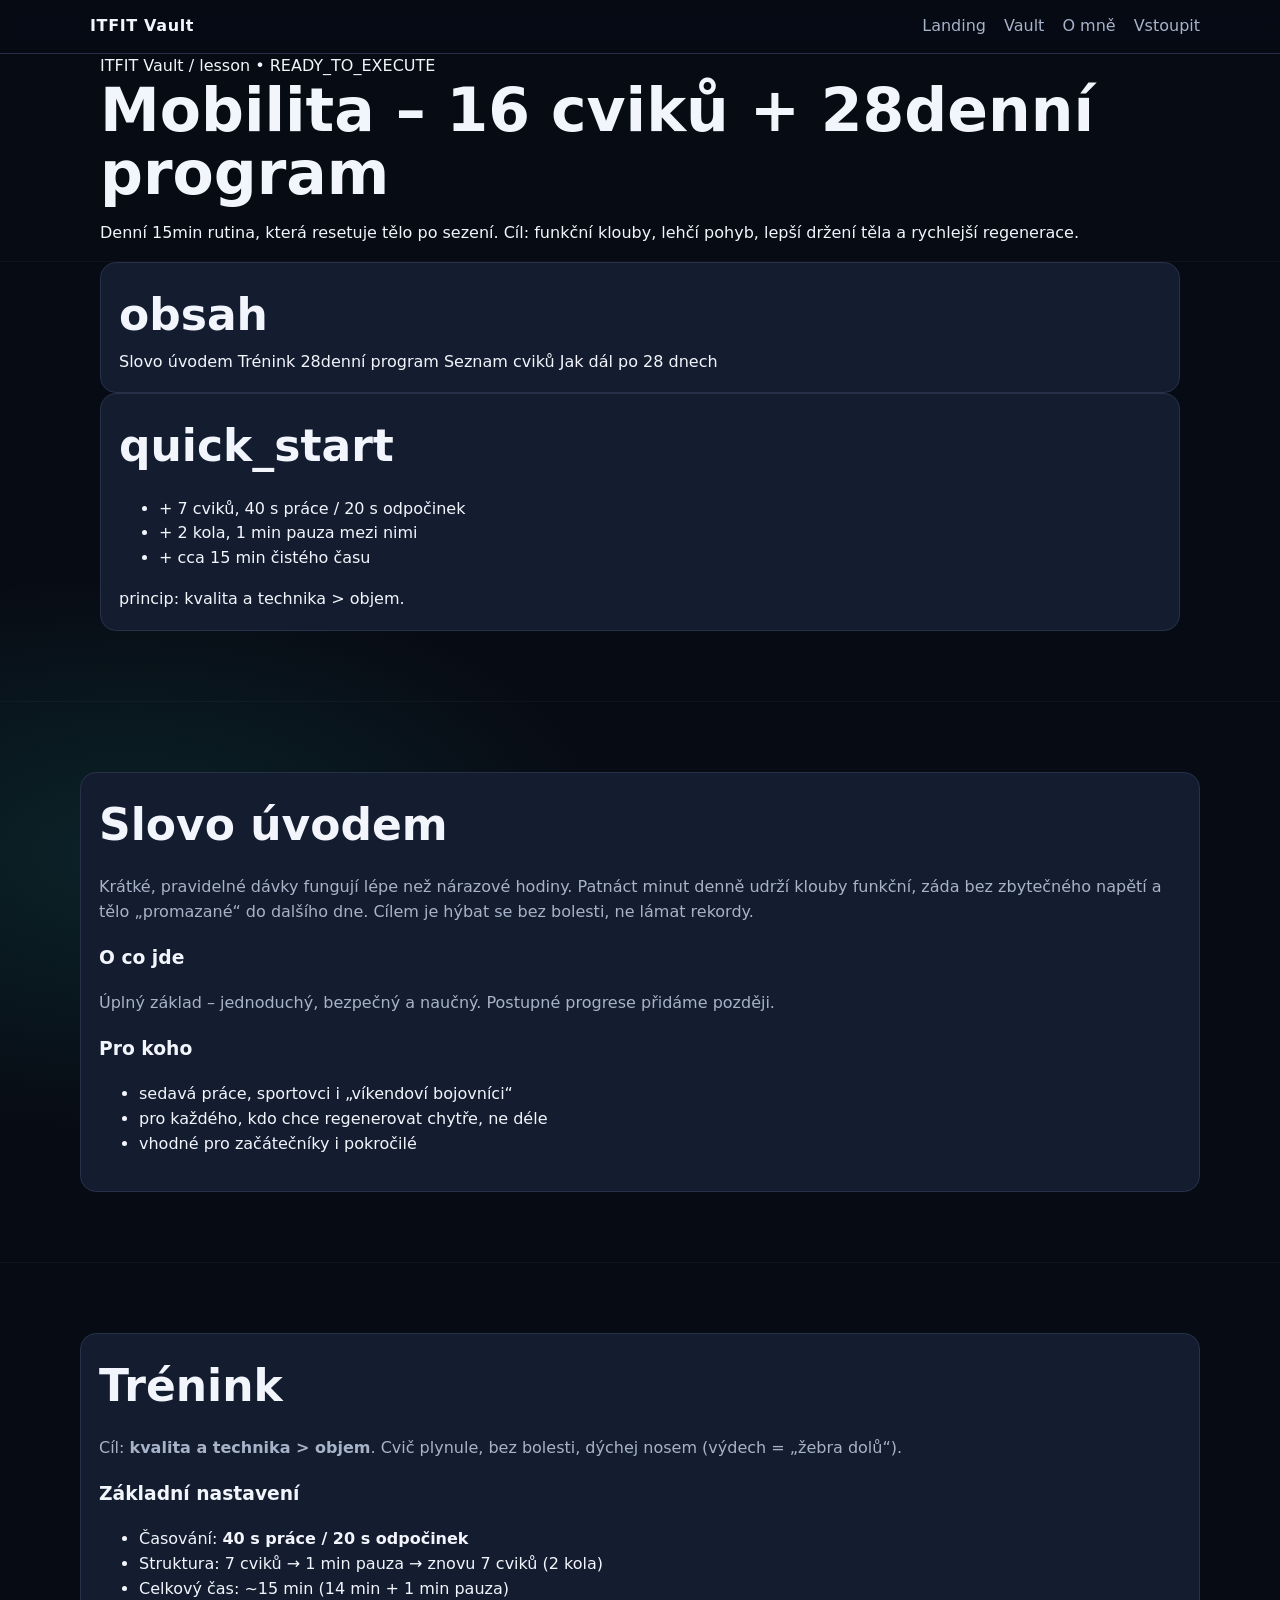
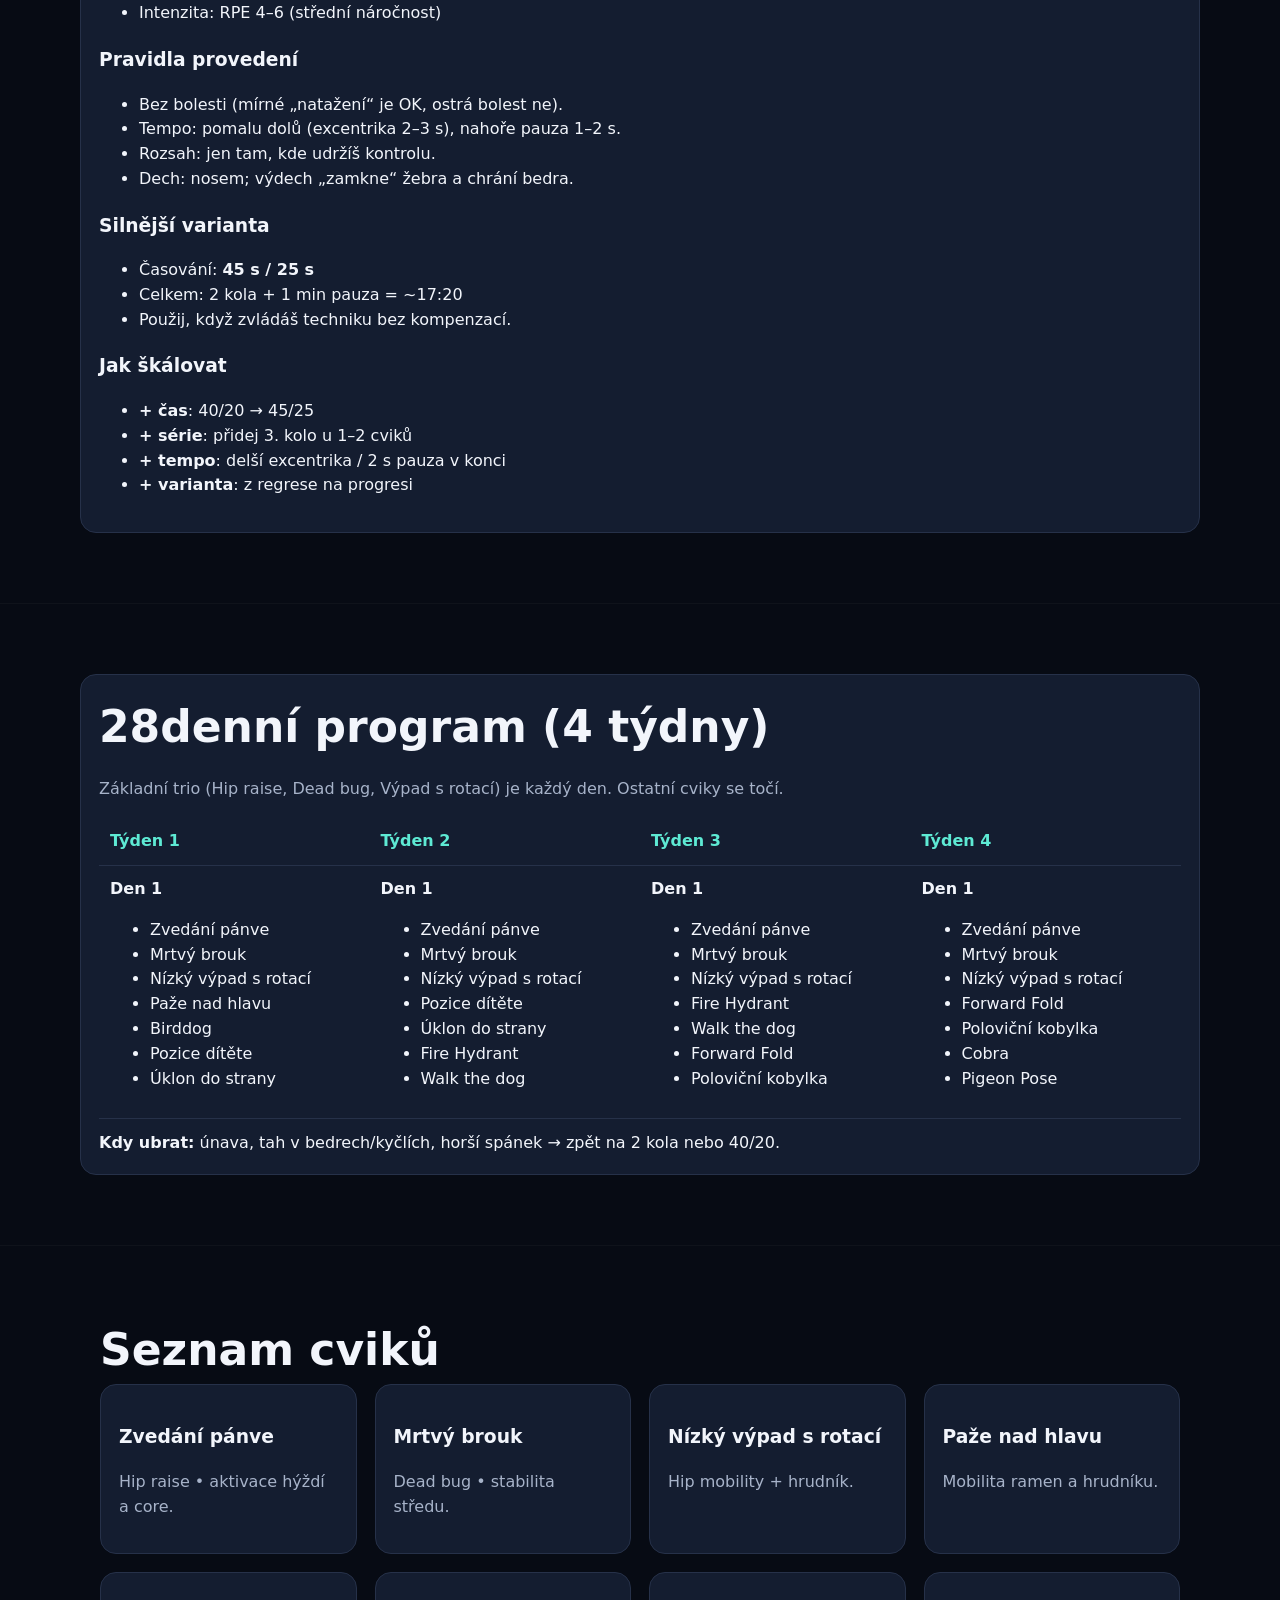
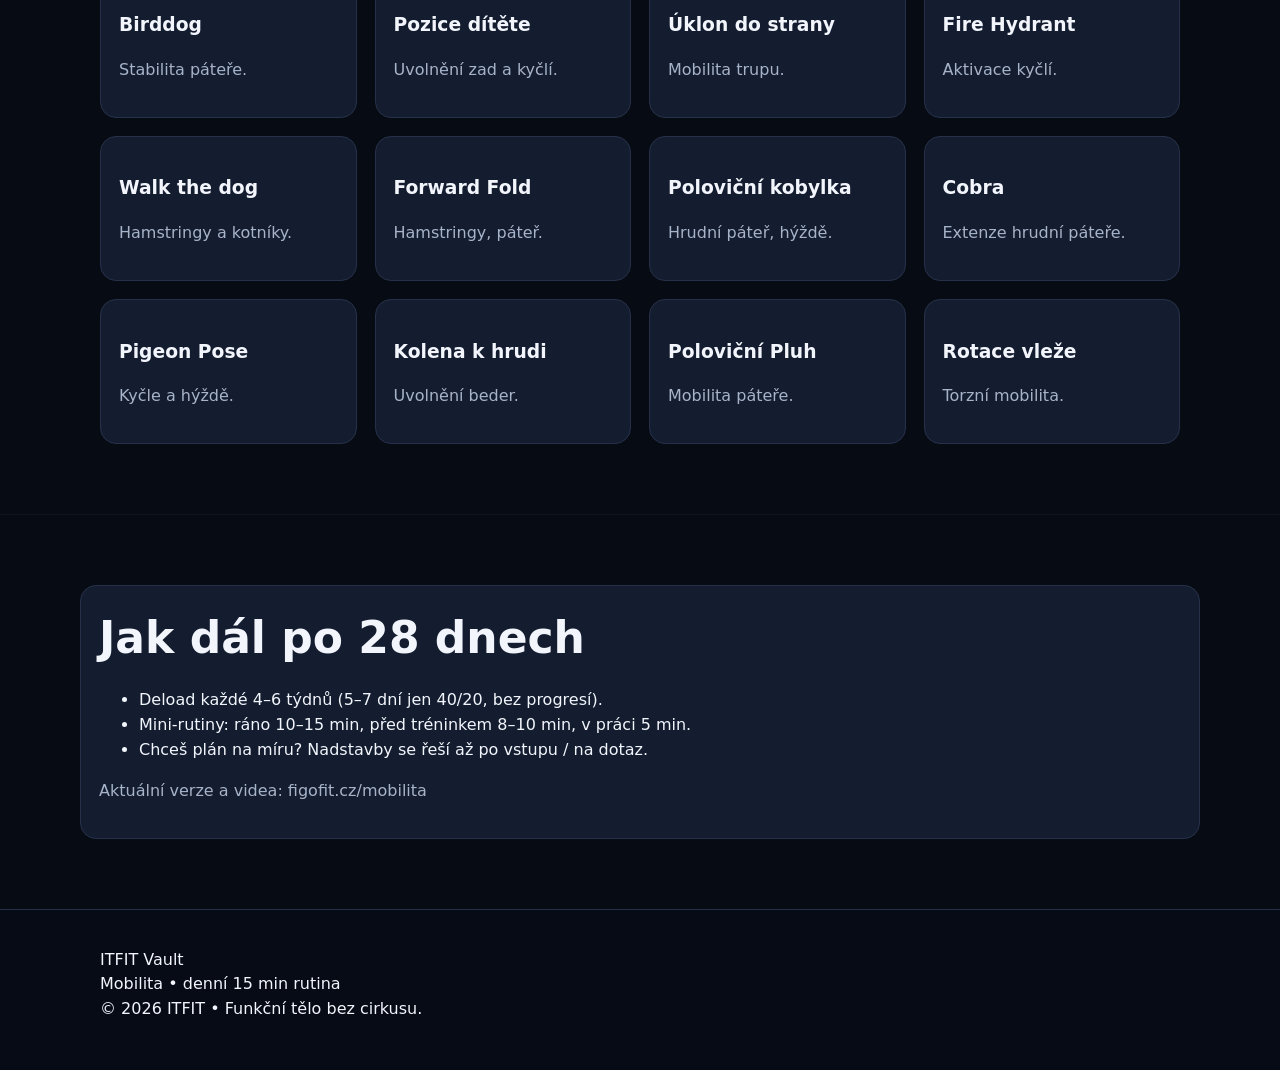
<file: vault/mobilita/index.html>
<!doctype html>
<html lang="cs">
<head>
  <meta charset="utf-8" />
  <meta name="viewport" content="width=device-width, initial-scale=1" />
  <title>ITFIT Vault – Mobilita</title>
  <meta name="description" content="Mobilita v ITFIT Vault: 16 cviků, 28denní program, denní 15min rutina." />
  <meta property="og:title" content="ITFIT Vault – Mobilita" />
  <meta property="og:description" content="Denní 15min mobilita: 16 základních cviků + 28denní program." />
  <meta property="og:type" content="article" />
  <meta property="og:image" content="/assets/itfit_placeholder_gym.svg" />
  <meta property="og:locale" content="cs_CZ" />
  <link rel="stylesheet" href="/assets/styles.css" />
</head>
<body>
  <header class="site-header">
    <div class="container nav">
      <a class="logo" href="/">
        <span class="logo-dot" aria-hidden="true"></span>
        <span class="mono">ITFIT Vault</span>
      </a>
      <button class="nav-toggle mono" data-nav-toggle aria-expanded="false">Menu</button>
      <nav class="nav-links mono" data-nav>
        <a href="/">Landing</a>
        <a href="/vault/" class="active">Vault</a>
        <a href="/about/">O mně</a>
        <a href="/#buy">Vstoupit</a>
      </nav>
    </div>
  </header>

  <main class="content-wrap">
    <section class="page-header">
      <div class="container">
        <div class="badge mono">ITFIT Vault / lesson • <span style="color: var(--green)">READY_TO_EXECUTE</span></div>
        <h1>Mobilita – 16 cviků + 28denní program</h1>
        <p>
          Denní 15min rutina, která resetuje tělo po sezení. Cíl: funkční klouby, lehčí pohyb, lepší držení těla a
          rychlejší regenerace.
        </p>
      </div>
    </section>

    <section class="section" style="padding-top: 0;">
      <div class="container split">
        <div class="card">
          <h2 class="mono">obsah</h2>
          <div class="toc">
            <a href="#uvod" class="anchor">Slovo úvodem</a>
            <a href="#trenink" class="anchor">Trénink</a>
            <a href="#program" class="anchor">28denní program</a>
            <a href="#cviky" class="anchor">Seznam cviků</a>
            <a href="#jak-dal" class="anchor">Jak dál po 28 dnech</a>
          </div>
        </div>
        <div class="card">
          <h2 class="mono">quick_start</h2>
          <ul class="list-check">
            <li><span>+</span> 7 cviků, 40 s práce / 20 s odpočinek</li>
            <li><span>+</span> 2 kola, 1 min pauza mezi nimi</li>
            <li><span>+</span> cca 15 min čistého času</li>
          </ul>
          <div class="callout">
            <span class="mono" style="color: var(--green)">princip:</span> kvalita a technika &gt; objem.
          </div>
        </div>
      </div>
    </section>

    <section class="section" id="uvod">
      <div class="container card">
        <h2>Slovo úvodem</h2>
        <p>
          Krátké, pravidelné dávky fungují lépe než nárazové hodiny. Patnáct minut denně udrží klouby funkční, záda bez
          zbytečného napětí a tělo „promazané“ do dalšího dne. Cílem je hýbat se bez bolesti, ne lámat rekordy.
        </p>
        <div class="grid-2">
          <div>
            <h3>O co jde</h3>
            <p class="muted">Úplný základ – jednoduchý, bezpečný a naučný. Postupné progrese přidáme později.</p>
          </div>
          <div>
            <h3>Pro koho</h3>
            <ul class="muted">
              <li>sedavá práce, sportovci i „víkendoví bojovníci“</li>
              <li>pro každého, kdo chce regenerovat chytře, ne déle</li>
              <li>vhodné pro začátečníky i pokročilé</li>
            </ul>
          </div>
        </div>
      </div>
    </section>

    <section class="section" id="trenink">
      <div class="container card">
        <h2>Trénink</h2>
        <p>Cíl: <strong>kvalita a technika &gt; objem</strong>. Cvič plynule, bez bolesti, dýchej nosem (výdech = „žebra dolů“).</p>
        <div class="grid-2">
          <div>
            <h3>Základní nastavení</h3>
            <ul>
              <li>Časování: <strong>40 s práce / 20 s odpočinek</strong></li>
              <li>Struktura: 7 cviků → 1 min pauza → znovu 7 cviků (2 kola)</li>
              <li>Celkový čas: ~15 min (14 min + 1 min pauza)</li>
              <li>Intenzita: RPE 4–6 (střední náročnost)</li>
            </ul>
          </div>
          <div>
            <h3>Pravidla provedení</h3>
            <ul>
              <li>Bez bolesti (mírné „natažení“ je OK, ostrá bolest ne).</li>
              <li>Tempo: pomalu dolů (excentrika 2–3 s), nahoře pauza 1–2 s.</li>
              <li>Rozsah: jen tam, kde udržíš kontrolu.</li>
              <li>Dech: nosem; výdech „zamkne“ žebra a chrání bedra.</li>
            </ul>
          </div>
          <div>
            <h3>Silnější varianta</h3>
            <ul>
              <li>Časování: <strong>45 s / 25 s</strong></li>
              <li>Celkem: 2 kola + 1 min pauza = ~17:20</li>
              <li>Použij, když zvládáš techniku bez kompenzací.</li>
            </ul>
          </div>
          <div>
            <h3>Jak škálovat</h3>
            <ul>
              <li><strong>+ čas</strong>: 40/20 → 45/25</li>
              <li><strong>+ série</strong>: přidej 3. kolo u 1–2 cviků</li>
              <li><strong>+ tempo</strong>: delší excentrika / 2 s pauza v konci</li>
              <li><strong>+ varianta</strong>: z regrese na progresi</li>
            </ul>
          </div>
        </div>
      </div>
    </section>

    <section class="section" id="program">
      <div class="container card">
        <h2>28denní program (4 týdny)</h2>
        <p class="small">Základní trio (Hip raise, Dead bug, Výpad s rotací) je každý den. Ostatní cviky se točí.</p>
        <table class="table table-compact">
          <thead>
            <tr>
              <th>Týden 1</th>
              <th>Týden 2</th>
              <th>Týden 3</th>
              <th>Týden 4</th>
            </tr>
          </thead>
          <tbody>
            <tr>
              <td>
                <strong>Den 1</strong>
                <ul class="small">
                  <li>Zvedání pánve</li>
                  <li>Mrtvý brouk</li>
                  <li>Nízký výpad s rotací</li>
                  <li>Paže nad hlavu</li>
                  <li>Birddog</li>
                  <li>Pozice dítěte</li>
                  <li>Úklon do strany</li>
                </ul>
              </td>
              <td>
                <strong>Den 1</strong>
                <ul class="small">
                  <li>Zvedání pánve</li>
                  <li>Mrtvý brouk</li>
                  <li>Nízký výpad s rotací</li>
                  <li>Pozice dítěte</li>
                  <li>Úklon do strany</li>
                  <li>Fire Hydrant</li>
                  <li>Walk the dog</li>
                </ul>
              </td>
              <td>
                <strong>Den 1</strong>
                <ul class="small">
                  <li>Zvedání pánve</li>
                  <li>Mrtvý brouk</li>
                  <li>Nízký výpad s rotací</li>
                  <li>Fire Hydrant</li>
                  <li>Walk the dog</li>
                  <li>Forward Fold</li>
                  <li>Poloviční kobylka</li>
                </ul>
              </td>
              <td>
                <strong>Den 1</strong>
                <ul class="small">
                  <li>Zvedání pánve</li>
                  <li>Mrtvý brouk</li>
                  <li>Nízký výpad s rotací</li>
                  <li>Forward Fold</li>
                  <li>Poloviční kobylka</li>
                  <li>Cobra</li>
                  <li>Pigeon Pose</li>
                </ul>
              </td>
            </tr>
          </tbody>
        </table>
        <div class="callout" style="margin-top: 12px;">
          <strong class="mono" style="color: var(--green)">Kdy ubrat:</strong> únava, tah v bedrech/kyčlích, horší spánek →
          zpět na 2 kola nebo 40/20.
        </div>
      </div>
    </section>

    <section class="section" id="cviky">
      <div class="container">
        <h2>Seznam cviků</h2>
        <div class="card-grid">
          <div class="card"><h3>Zvedání pánve</h3><p class="small">Hip raise • aktivace hýždí a core.</p></div>
          <div class="card"><h3>Mrtvý brouk</h3><p class="small">Dead bug • stabilita středu.</p></div>
          <div class="card"><h3>Nízký výpad s rotací</h3><p class="small">Hip mobility + hrudník.</p></div>
          <div class="card"><h3>Paže nad hlavu</h3><p class="small">Mobilita ramen a hrudníku.</p></div>
          <div class="card"><h3>Birddog</h3><p class="small">Stabilita páteře.</p></div>
          <div class="card"><h3>Pozice dítěte</h3><p class="small">Uvolnění zad a kyčlí.</p></div>
          <div class="card"><h3>Úklon do strany</h3><p class="small">Mobilita trupu.</p></div>
          <div class="card"><h3>Fire Hydrant</h3><p class="small">Aktivace kyčlí.</p></div>
          <div class="card"><h3>Walk the dog</h3><p class="small">Hamstringy a kotníky.</p></div>
          <div class="card"><h3>Forward Fold</h3><p class="small">Hamstringy, páteř.</p></div>
          <div class="card"><h3>Poloviční kobylka</h3><p class="small">Hrudní páteř, hýždě.</p></div>
          <div class="card"><h3>Cobra</h3><p class="small">Extenze hrudní páteře.</p></div>
          <div class="card"><h3>Pigeon Pose</h3><p class="small">Kyčle a hýždě.</p></div>
          <div class="card"><h3>Kolena k hrudi</h3><p class="small">Uvolnění beder.</p></div>
          <div class="card"><h3>Poloviční Pluh</h3><p class="small">Mobilita páteře.</p></div>
          <div class="card"><h3>Rotace vleže</h3><p class="small">Torzní mobilita.</p></div>
        </div>
      </div>
    </section>

    <section class="section" id="jak-dal">
      <div class="container card">
        <h2>Jak dál po 28 dnech</h2>
        <ul>
          <li>Deload každé 4–6 týdnů (5–7 dní jen 40/20, bez progresí).</li>
          <li>Mini-rutiny: ráno 10–15 min, před tréninkem 8–10 min, v práci 5 min.</li>
          <li>Chceš plán na míru? Nadstavby se řeší až po vstupu / na dotaz.</li>
        </ul>
        <p class="small">Aktuální verze a videa: <a href="https://figofit.cz/mobilita">figofit.cz/mobilita</a></p>
      </div>
    </section>
  </main>

  <footer class="footer">
    <div class="container split">
      <div>
        <div class="mono" style="color: var(--green)">ITFIT Vault</div>
        <div>Mobilita • denní 15 min rutina</div>
      </div>
      <div class="small">© 2026 ITFIT • Funkční tělo bez cirkusu.</div>
    </div>
  </footer>

  <script src="/assets/main.js"></script>
</body>
</html>
</file>
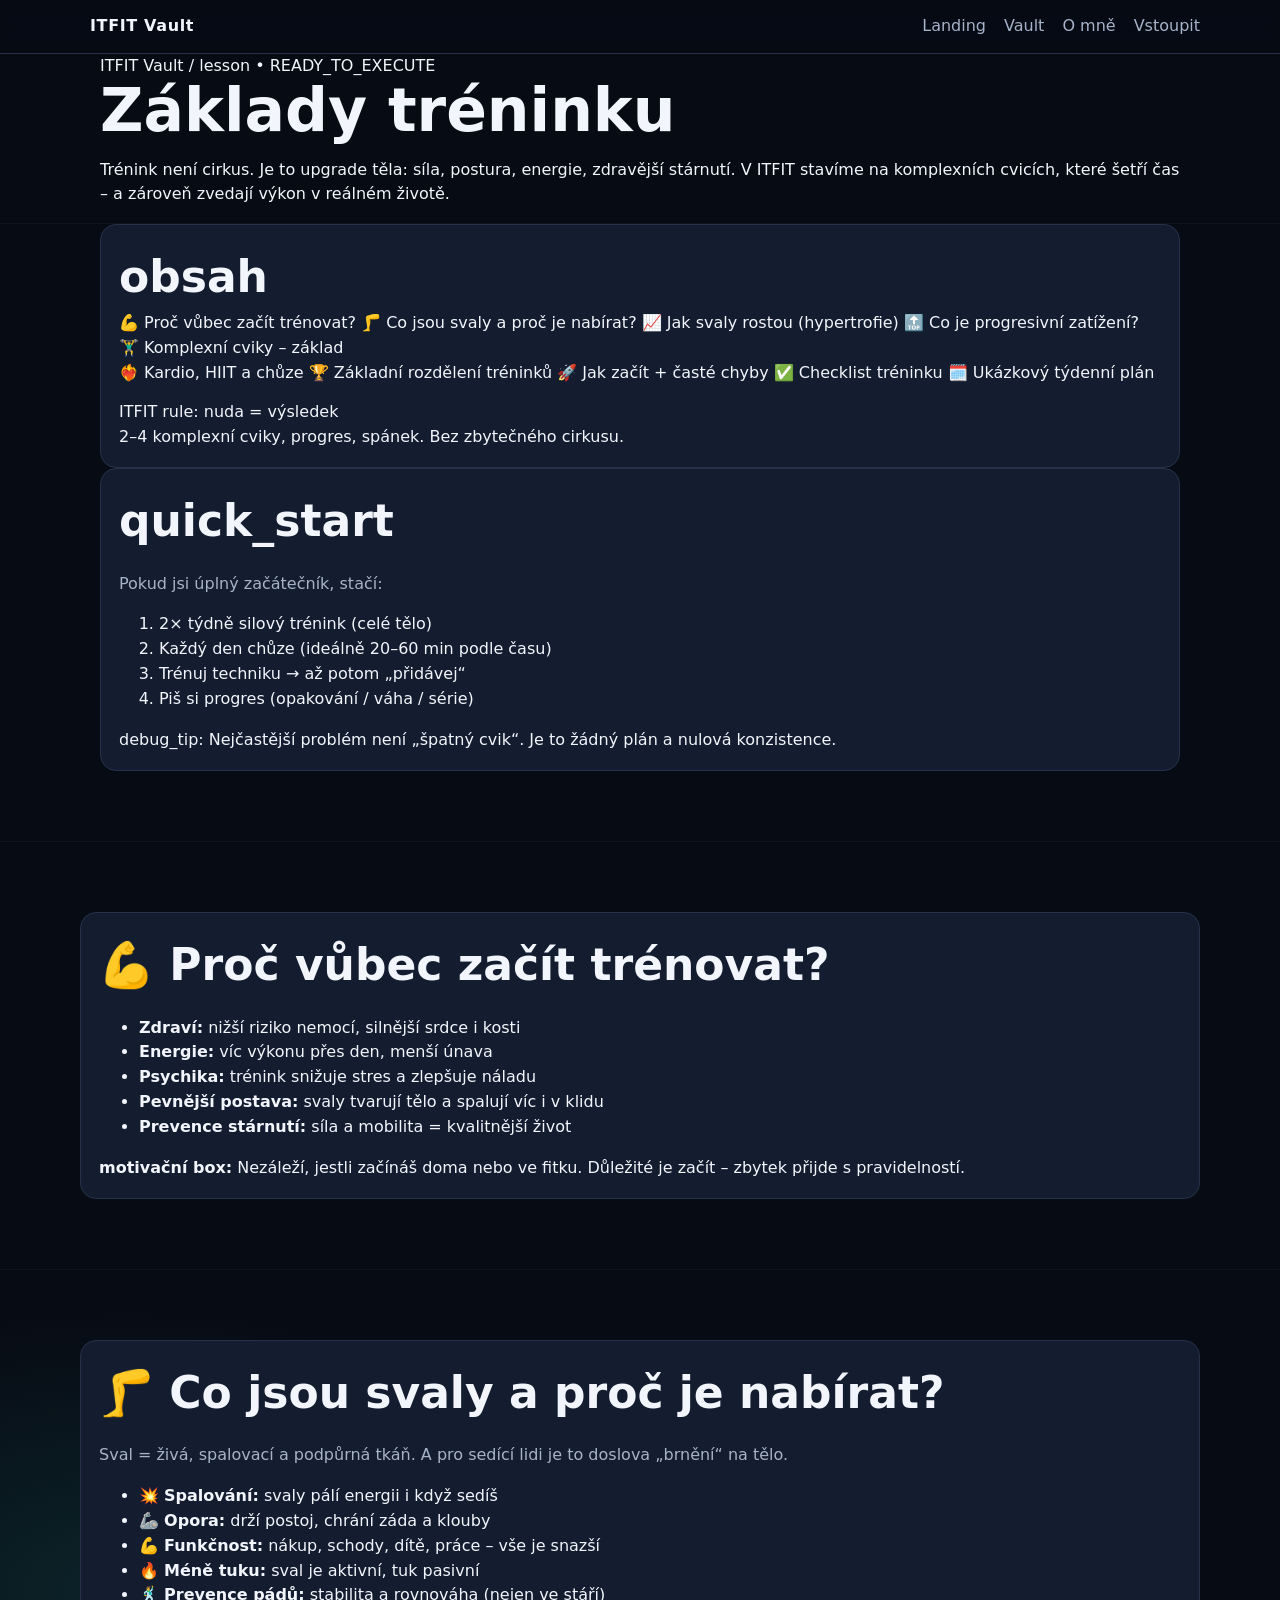
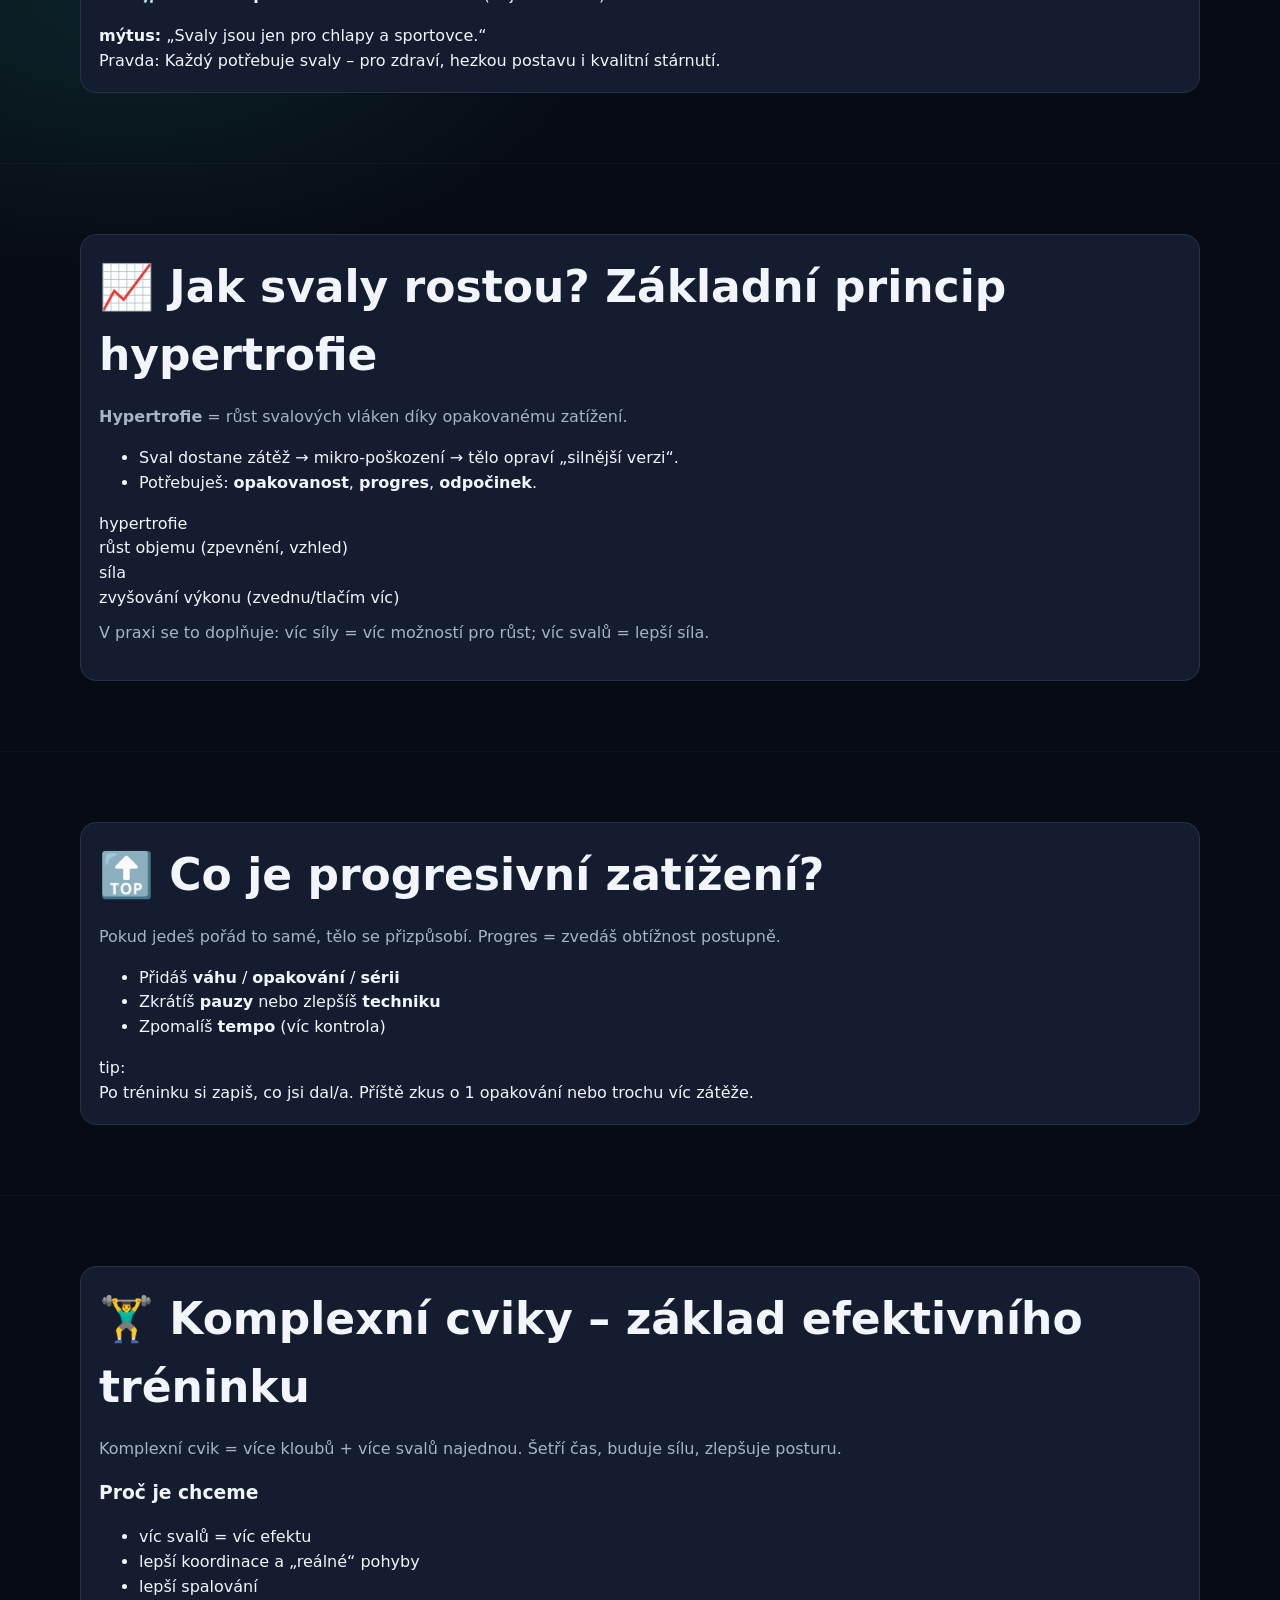
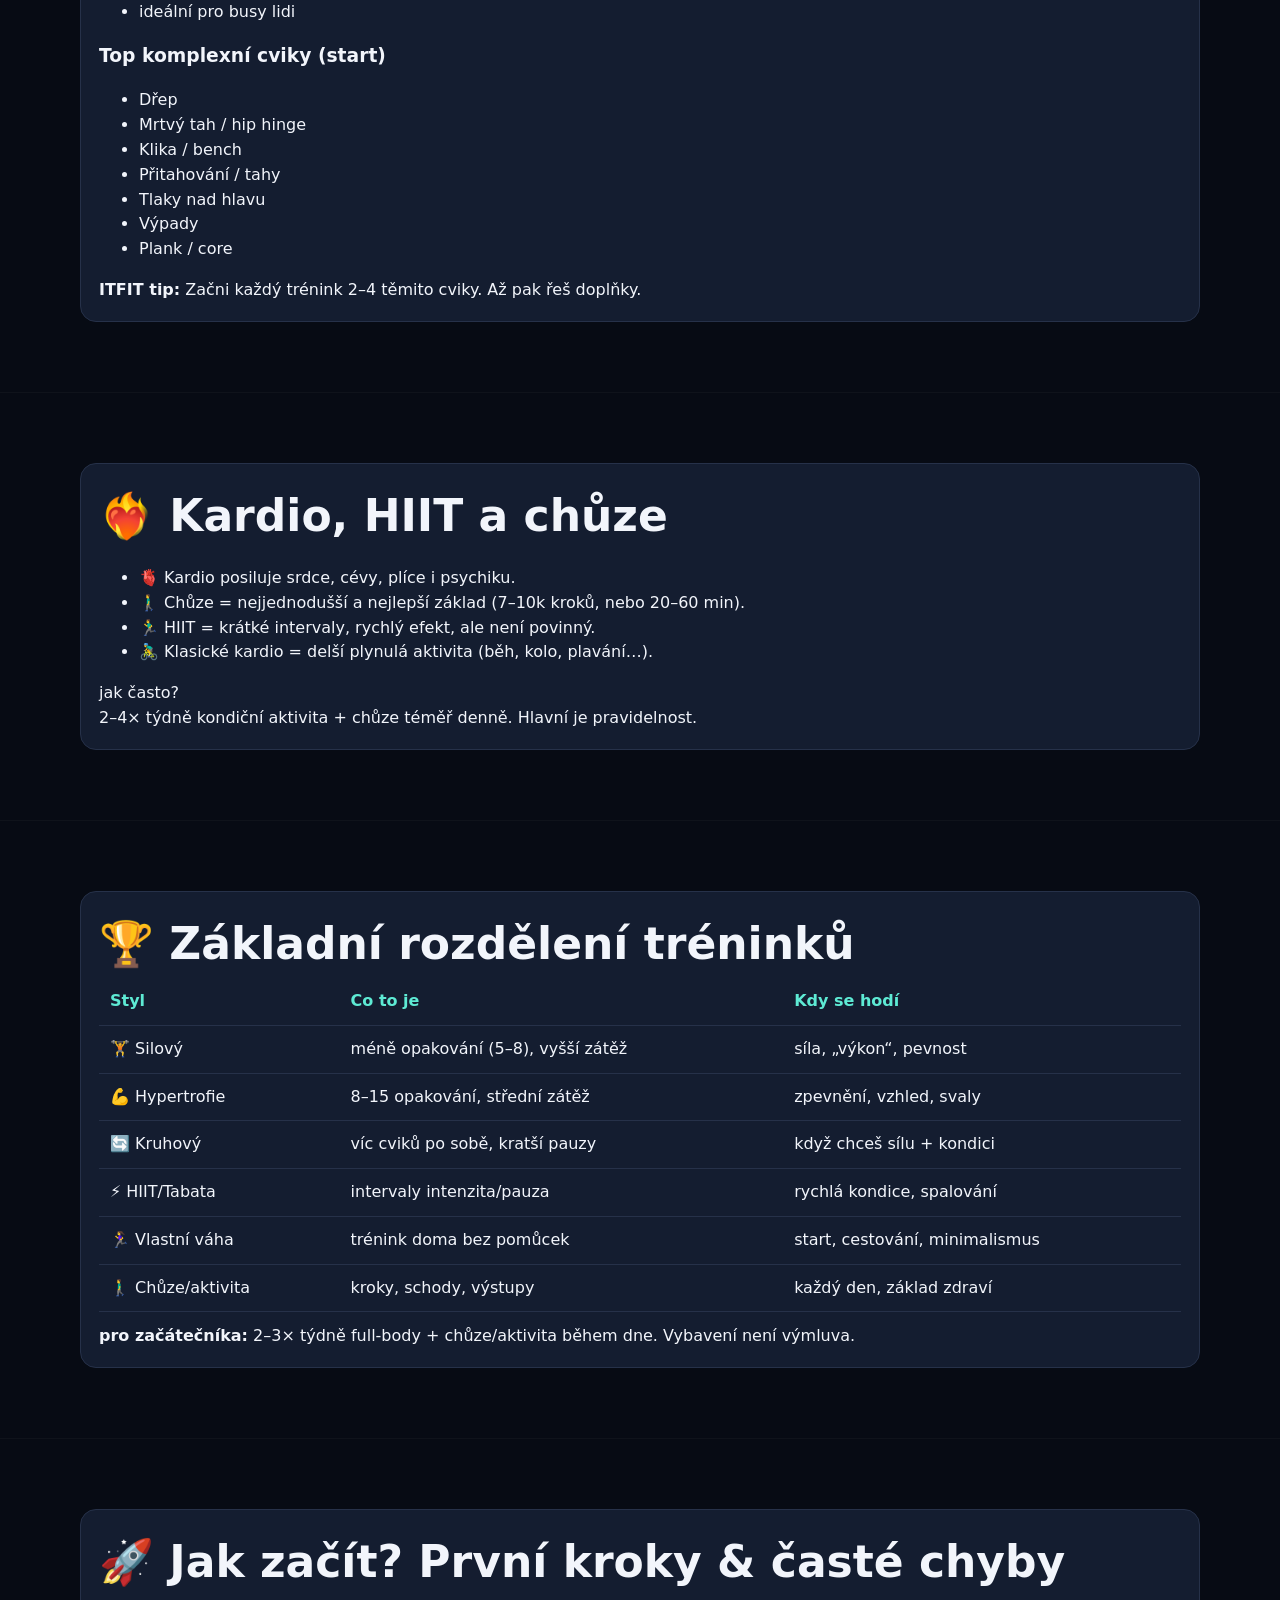
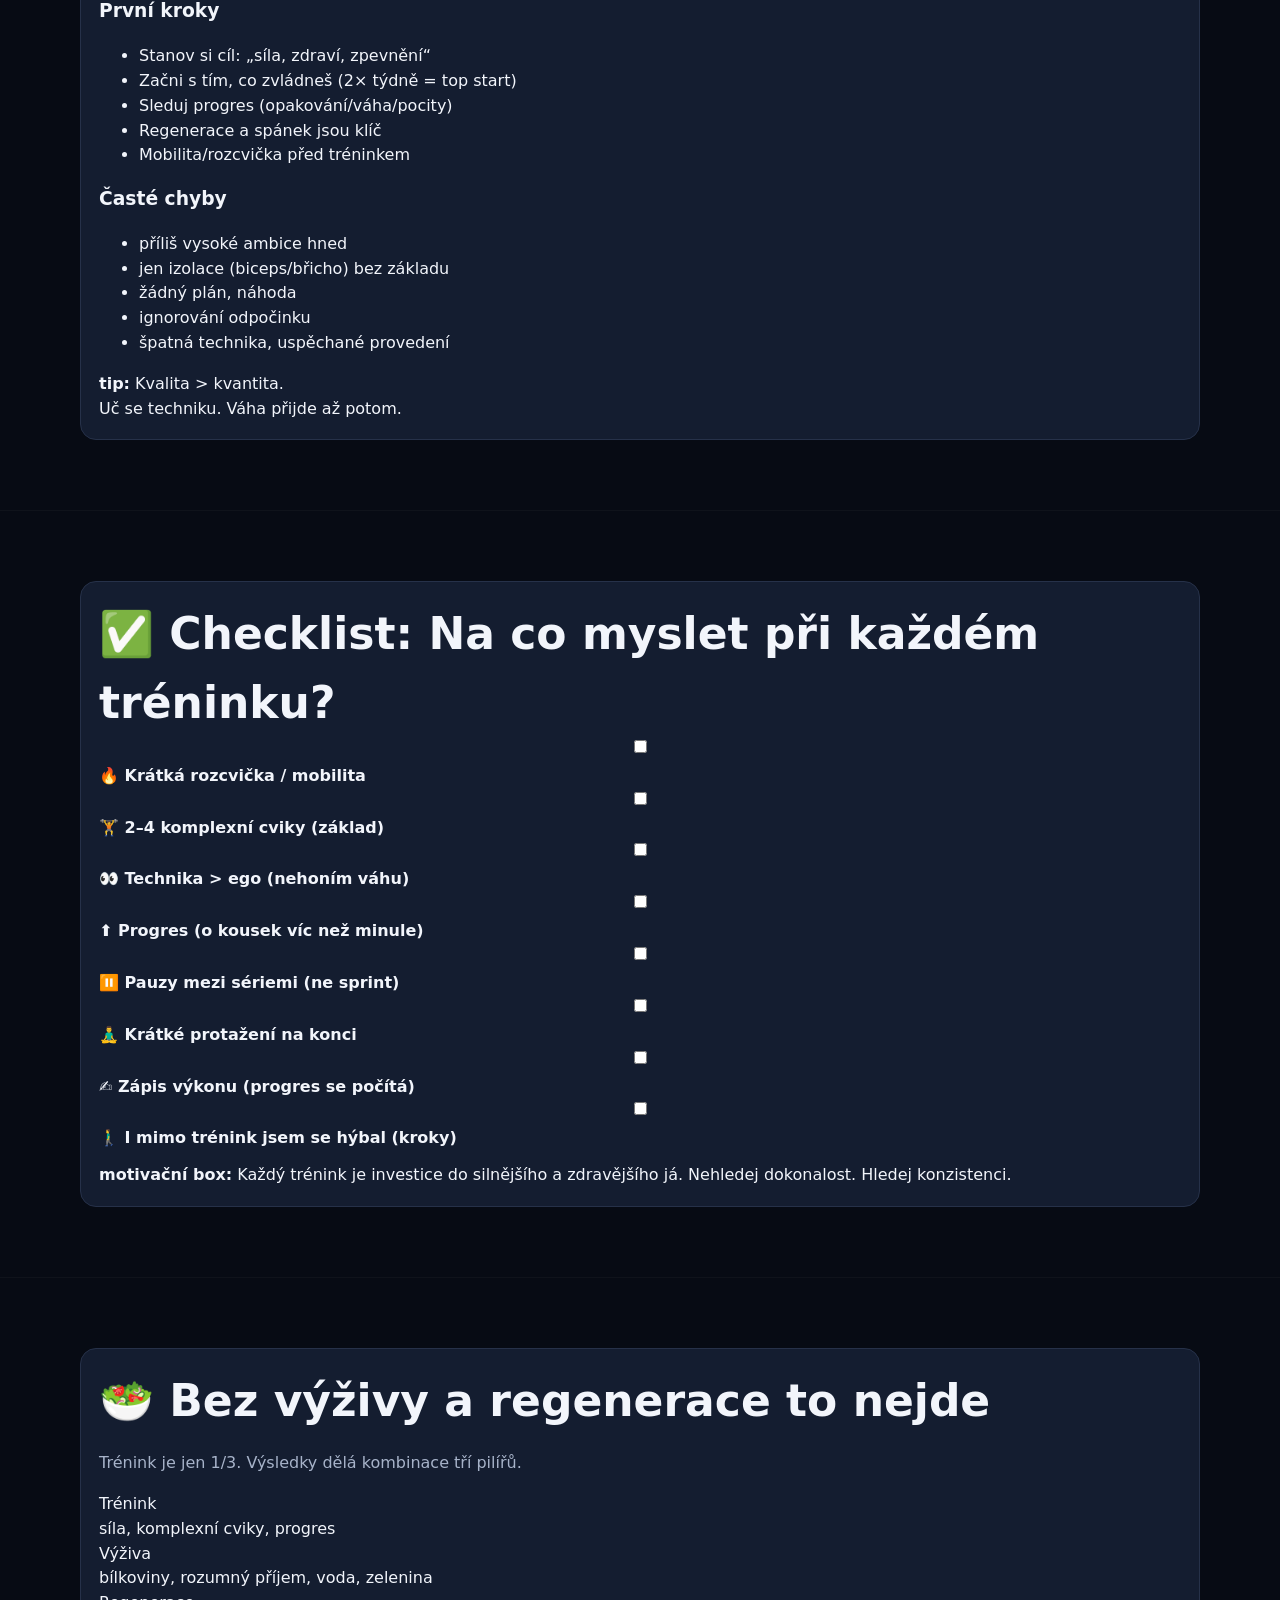
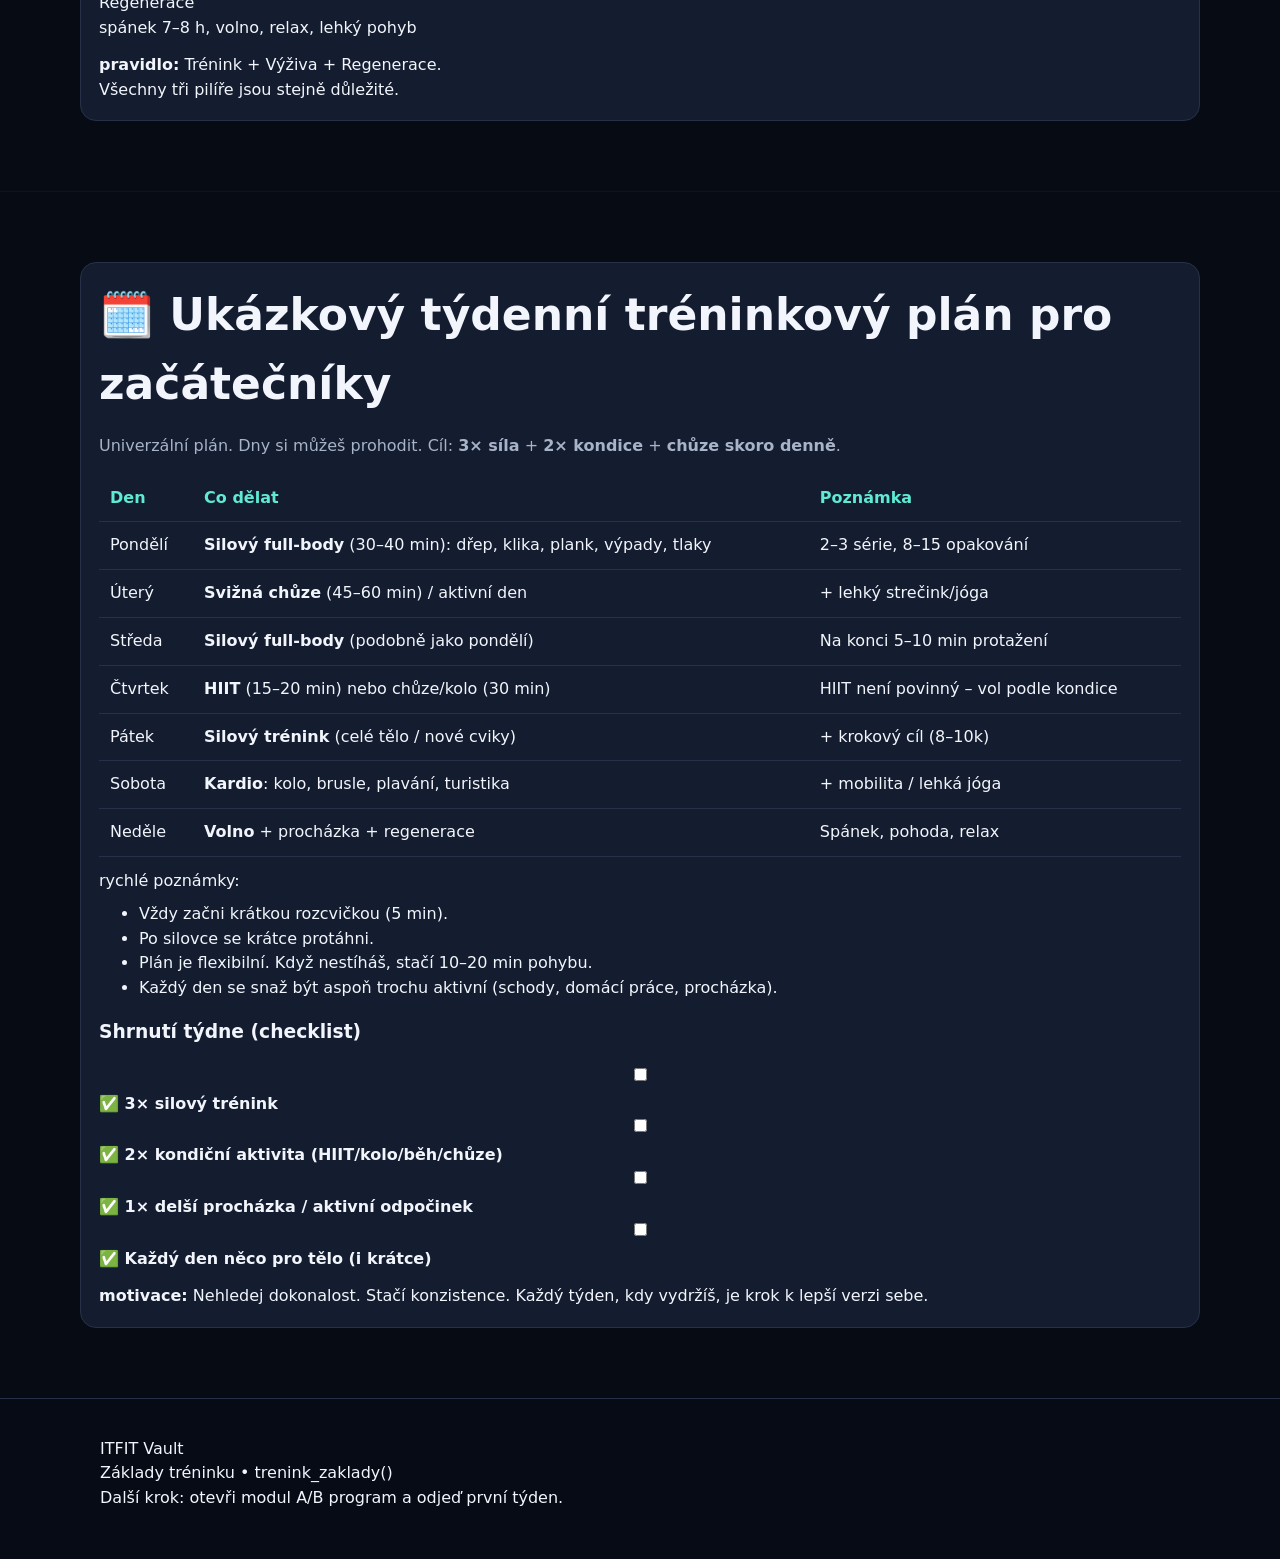
<file: vault/trenink-zaklady/index.html>
<!doctype html>
<html lang="cs">
<head>
  <meta charset="utf-8" />
  <meta name="viewport" content="width=device-width, initial-scale=1" />
  <title>ITFIT Vault – Základy tréninku</title>
  <meta name="description" content="Základy tréninku v ITFIT Vault: komplexní cviky, progres, plán a checklist pro začátečníky." />
  <meta property="og:title" content="ITFIT Vault – Základy tréninku" />
  <meta property="og:description" content="Trénink bez cirkusu. Komplexní cviky, progres a konzistence." />
  <meta property="og:type" content="article" />
  <meta property="og:image" content="/assets/itfit_placeholder_gym.svg" />
  <meta property="og:locale" content="cs_CZ" />
  <link rel="stylesheet" href="/assets/styles.css" />
</head>
<body>
  <header class="site-header">
    <div class="container nav">
      <a class="logo" href="/">
        <span class="logo-dot" aria-hidden="true"></span>
        <span class="mono">ITFIT Vault</span>
      </a>
      <button class="nav-toggle mono" data-nav-toggle aria-expanded="false">Menu</button>
      <nav class="nav-links mono" data-nav>
        <a href="/">Landing</a>
        <a href="/vault/" class="active">Vault</a>
        <a href="/about/">O mně</a>
        <a href="/#buy">Vstoupit</a>
      </nav>
    </div>
  </header>

  <main class="content-wrap">
    <section class="page-header">
      <div class="container">
        <div class="badge mono">ITFIT Vault / lesson • <span style="color: var(--green)">READY_TO_EXECUTE</span></div>
        <h1>Základy tréninku</h1>
        <p>
          Trénink není cirkus. Je to upgrade těla: síla, postura, energie, zdravější stárnutí. V ITFIT stavíme na
          komplexních cvicích, které šetří čas – a zároveň zvedají výkon v reálném životě.
        </p>
      </div>
    </section>

    <section class="section" style="padding-top: 0;">
      <div class="container split">
        <div class="card">
          <h2 class="mono">obsah</h2>
          <div class="split toc">
            <div>
              <a href="#proc" class="anchor">💪 Proč vůbec začít trénovat?</a>
              <a href="#svaly" class="anchor">🦵 Co jsou svaly a proč je nabírat?</a>
              <a href="#hypertrofie" class="anchor">📈 Jak svaly rostou (hypertrofie)</a>
              <a href="#progres" class="anchor">🔝 Co je progresivní zatížení?</a>
              <a href="#komplex" class="anchor">🏋️‍♂️ Komplexní cviky – základ</a>
            </div>
            <div>
              <a href="#kardio" class="anchor">❤️‍🔥 Kardio, HIIT a chůze</a>
              <a href="#deleni" class="anchor">🏆 Základní rozdělení tréninků</a>
              <a href="#zacatek" class="anchor">🚀 Jak začít + časté chyby</a>
              <a href="#check" class="anchor">✅ Checklist tréninku</a>
              <a href="#plan" class="anchor">🗓️ Ukázkový týdenní plán</a>
            </div>
          </div>
          <div class="callout" style="margin-top: 14px;">
            <div class="mono"><span style="color: var(--green)">ITFIT rule:</span> nuda = výsledek</div>
            <div class="small">2–4 komplexní cviky, progres, spánek. Bez zbytečného cirkusu.</div>
          </div>
        </div>

        <div class="card">
          <h2 class="mono">quick_start</h2>
          <p class="muted">Pokud jsi úplný začátečník, stačí:</p>
          <ol>
            <li>2× týdně silový trénink (celé tělo)</li>
            <li>Každý den chůze (ideálně 20–60 min podle času)</li>
            <li>Trénuj techniku → až potom „přidávej“</li>
            <li>Piš si progres (opakování / váha / série)</li>
          </ol>
          <div class="callout" style="margin-top: 16px;">
            <span class="mono" style="color: var(--green)">debug_tip:</span> Nejčastější problém není „špatný cvik“.
            Je to žádný plán a nulová konzistence.
          </div>
        </div>
      </div>
    </section>

    <section class="section" id="proc">
      <div class="container card">
        <h2>💪 Proč vůbec začít trénovat?</h2>
        <ul>
          <li><strong>Zdraví:</strong> nižší riziko nemocí, silnější srdce i kosti</li>
          <li><strong>Energie:</strong> víc výkonu přes den, menší únava</li>
          <li><strong>Psychika:</strong> trénink snižuje stres a zlepšuje náladu</li>
          <li><strong>Pevnější postava:</strong> svaly tvarují tělo a spalují víc i v klidu</li>
          <li><strong>Prevence stárnutí:</strong> síla a mobilita = kvalitnější život</li>
        </ul>
        <div class="callout" style="margin-top: 12px;">
          <strong class="mono" style="color: var(--green)">motivační box:</strong>
          Nezáleží, jestli začínáš doma nebo ve fitku. Důležité je začít – zbytek přijde s pravidelností.
        </div>
      </div>
    </section>

    <section class="section" id="svaly">
      <div class="container card">
        <h2>🦵 Co jsou svaly a proč je nabírat?</h2>
        <p class="muted">Sval = živá, spalovací a podpůrná tkáň. A pro sedící lidi je to doslova „brnění“ na tělo.</p>
        <ul>
          <li>💥 <strong>Spalování:</strong> svaly pálí energii i když sedíš</li>
          <li>🦾 <strong>Opora:</strong> drží postoj, chrání záda a klouby</li>
          <li>💪 <strong>Funkčnost:</strong> nákup, schody, dítě, práce – vše je snazší</li>
          <li>🔥 <strong>Méně tuku:</strong> sval je aktivní, tuk pasivní</li>
          <li>🕺 <strong>Prevence pádů:</strong> stabilita a rovnováha (nejen ve stáří)</li>
        </ul>
        <div class="callout" style="margin-top: 12px;">
          <strong class="mono" style="color: var(--green)">mýtus:</strong> „Svaly jsou jen pro chlapy a sportovce.“
          <div class="small">Pravda: Každý potřebuje svaly – pro zdraví, hezkou postavu i kvalitní stárnutí.</div>
        </div>
      </div>
    </section>

    <section class="section" id="hypertrofie">
      <div class="container card">
        <h2>📈 Jak svaly rostou? Základní princip hypertrofie</h2>
        <p><strong>Hypertrofie</strong> = růst svalových vláken díky opakovanému zatížení.</p>
        <ul>
          <li>Sval dostane zátěž → mikro-poškození → tělo opraví „silnější verzi“.</li>
          <li>Potřebuješ: <strong>opakovanost</strong>, <strong>progres</strong>, <strong>odpočinek</strong>.</li>
        </ul>
        <div class="grid-2">
          <div class="callout">
            <div class="mono" style="color: var(--green)">hypertrofie</div>
            <div class="small">růst objemu (zpevnění, vzhled)</div>
          </div>
          <div class="callout">
            <div class="mono" style="color: var(--green)">síla</div>
            <div class="small">zvyšování výkonu (zvednu/tlačím víc)</div>
          </div>
        </div>
        <p class="small" style="margin-top: 10px;">
          V praxi se to doplňuje: víc síly = víc možností pro růst; víc svalů = lepší síla.
        </p>
      </div>
    </section>

    <section class="section" id="progres">
      <div class="container card">
        <h2>🔝 Co je progresivní zatížení?</h2>
        <p class="muted">Pokud jedeš pořád to samé, tělo se přizpůsobí. Progres = zvedáš obtížnost postupně.</p>
        <ul>
          <li>Přidáš <strong>váhu</strong> / <strong>opakování</strong> / <strong>sérii</strong></li>
          <li>Zkrátíš <strong>pauzy</strong> nebo zlepšíš <strong>techniku</strong></li>
          <li>Zpomalíš <strong>tempo</strong> (víc kontrola)</li>
        </ul>
        <div class="callout" style="margin-top: 12px;">
          <div class="mono" style="color: var(--green)">tip:</div>
          <div class="small">Po tréninku si zapiš, co jsi dal/a. Příště zkus o 1 opakování nebo trochu víc zátěže.</div>
        </div>
      </div>
    </section>

    <section class="section" id="komplex">
      <div class="container card">
        <h2>🏋️‍♂️ Komplexní cviky – základ efektivního tréninku</h2>
        <p class="muted">Komplexní cvik = více kloubů + více svalů najednou. Šetří čas, buduje sílu, zlepšuje posturu.</p>
        <div class="grid-2">
          <div>
            <h3 style="margin-top: 0;">Proč je chceme</h3>
            <ul>
              <li>víc svalů = víc efektu</li>
              <li>lepší koordinace a „reálné“ pohyby</li>
              <li>lepší spalování</li>
              <li>ideální pro busy lidi</li>
            </ul>
          </div>
          <div>
            <h3 style="margin-top: 0;">Top komplexní cviky (start)</h3>
            <ul>
              <li>Dřep</li>
              <li>Mrtvý tah / hip hinge</li>
              <li>Klika / bench</li>
              <li>Přitahování / tahy</li>
              <li>Tlaky nad hlavu</li>
              <li>Výpady</li>
              <li>Plank / core</li>
            </ul>
          </div>
        </div>
        <div class="callout" style="margin-top: 12px;">
          <strong class="mono" style="color: var(--green)">ITFIT tip:</strong>
          Začni každý trénink 2–4 těmito cviky. Až pak řeš doplňky.
        </div>
      </div>
    </section>

    <section class="section" id="kardio">
      <div class="container card">
        <h2>❤️‍🔥 Kardio, HIIT a chůze</h2>
        <ul>
          <li>🫀 Kardio posiluje srdce, cévy, plíce i psychiku.</li>
          <li>🚶‍♂️ Chůze = nejjednodušší a nejlepší základ (7–10k kroků, nebo 20–60 min).</li>
          <li>🏃‍♂️ HIIT = krátké intervaly, rychlý efekt, ale není povinný.</li>
          <li>🚴‍♂️ Klasické kardio = delší plynulá aktivita (běh, kolo, plavání…).</li>
        </ul>
        <div class="callout" style="margin-top: 12px;">
          <div class="mono" style="color: var(--green)">jak často?</div>
          <div class="small">2–4× týdně kondiční aktivita + chůze téměř denně. Hlavní je pravidelnost.</div>
        </div>
      </div>
    </section>

    <section class="section" id="deleni">
      <div class="container card">
        <h2>🏆 Základní rozdělení tréninků</h2>
        <table class="table">
          <thead>
            <tr>
              <th>Styl</th>
              <th>Co to je</th>
              <th>Kdy se hodí</th>
            </tr>
          </thead>
          <tbody>
            <tr>
              <td>🏋️ Silový</td>
              <td>méně opakování (5–8), vyšší zátěž</td>
              <td>síla, „výkon“, pevnost</td>
            </tr>
            <tr>
              <td>💪 Hypertrofie</td>
              <td>8–15 opakování, střední zátěž</td>
              <td>zpevnění, vzhled, svaly</td>
            </tr>
            <tr>
              <td>🔄 Kruhový</td>
              <td>víc cviků po sobě, kratší pauzy</td>
              <td>když chceš sílu + kondici</td>
            </tr>
            <tr>
              <td>⚡ HIIT/Tabata</td>
              <td>intervaly intenzita/pauza</td>
              <td>rychlá kondice, spalování</td>
            </tr>
            <tr>
              <td>🏃‍♀️ Vlastní váha</td>
              <td>trénink doma bez pomůcek</td>
              <td>start, cestování, minimalismus</td>
            </tr>
            <tr>
              <td>🚶‍♂️ Chůze/aktivita</td>
              <td>kroky, schody, výstupy</td>
              <td>každý den, základ zdraví</td>
            </tr>
          </tbody>
        </table>
        <div class="callout" style="margin-top: 12px;">
          <strong class="mono" style="color: var(--green)">pro začátečníka:</strong>
          2–3× týdně full-body + chůze/aktivita během dne. Vybavení není výmluva.
        </div>
      </div>
    </section>

    <section class="section" id="zacatek">
      <div class="container card">
        <h2>🚀 Jak začít? První kroky &amp; časté chyby</h2>
        <div class="grid-2">
          <div>
            <h3 style="margin-top: 0;">První kroky</h3>
            <ul>
              <li>Stanov si cíl: „síla, zdraví, zpevnění“</li>
              <li>Začni s tím, co zvládneš (2× týdně = top start)</li>
              <li>Sleduj progres (opakování/váha/pocity)</li>
              <li>Regenerace a spánek jsou klíč</li>
              <li>Mobilita/rozcvička před tréninkem</li>
            </ul>
          </div>
          <div>
            <h3 style="margin-top: 0;">Časté chyby</h3>
            <ul>
              <li>příliš vysoké ambice hned</li>
              <li>jen izolace (biceps/břicho) bez základu</li>
              <li>žádný plán, náhoda</li>
              <li>ignorování odpočinku</li>
              <li>špatná technika, uspěchané provedení</li>
            </ul>
          </div>
        </div>
        <div class="callout" style="margin-top: 12px;">
          <strong class="mono" style="color: var(--green)">tip:</strong> Kvalita &gt; kvantita.
          <div class="small">Uč se techniku. Váha přijde až potom.</div>
        </div>
      </div>
    </section>

    <section class="section" id="check">
      <div class="container card">
        <h2>✅ Checklist: Na co myslet při každém tréninku?</h2>
        <div class="checklist">
          <label><input type="checkbox" /> <span>🔥 Krátká rozcvička / mobilita</span></label>
          <label><input type="checkbox" /> <span>🏋️ 2–4 komplexní cviky (základ)</span></label>
          <label><input type="checkbox" /> <span>👀 Technika &gt; ego (nehoním váhu)</span></label>
          <label><input type="checkbox" /> <span>⬆️ Progres (o kousek víc než minule)</span></label>
          <label><input type="checkbox" /> <span>⏸️ Pauzy mezi sériemi (ne sprint)</span></label>
          <label><input type="checkbox" /> <span>🧘‍♂️ Krátké protažení na konci</span></label>
          <label><input type="checkbox" /> <span>✍️ Zápis výkonu (progres se počítá)</span></label>
          <label><input type="checkbox" /> <span>🚶‍♂️ I mimo trénink jsem se hýbal (kroky)</span></label>
        </div>
        <div class="callout" style="margin-top: 12px;">
          <strong class="mono" style="color: var(--green)">motivační box:</strong>
          Každý trénink je investice do silnějšího a zdravějšího já. Nehledej dokonalost. Hledej konzistenci.
        </div>
      </div>
    </section>

    <section class="section" id="vyziva">
      <div class="container card">
        <h2>🥗 Bez výživy a regenerace to nejde</h2>
        <p class="muted">Trénink je jen 1/3. Výsledky dělá kombinace tří pilířů.</p>
        <div class="week">
          <div class="wcard">
            <div class="mono" style="color: var(--green)">Trénink</div>
            <div class="small">síla, komplexní cviky, progres</div>
          </div>
          <div class="wcard">
            <div class="mono" style="color: var(--green)">Výživa</div>
            <div class="small">bílkoviny, rozumný příjem, voda, zelenina</div>
          </div>
          <div class="wcard">
            <div class="mono" style="color: var(--green)">Regenerace</div>
            <div class="small">spánek 7–8 h, volno, relax, lehký pohyb</div>
          </div>
        </div>
        <div class="callout" style="margin-top: 12px;">
          <strong class="mono" style="color: var(--green)">pravidlo:</strong> Trénink + Výživa + Regenerace.
          <div class="small">Všechny tři pilíře jsou stejně důležité.</div>
        </div>
      </div>
    </section>

    <section class="section" id="plan">
      <div class="container card">
        <h2>🗓️ Ukázkový týdenní tréninkový plán pro začátečníky</h2>
        <p class="muted">
          Univerzální plán. Dny si můžeš prohodit. Cíl: <strong>3× síla</strong> + <strong>2× kondice</strong> +
          <strong>chůze skoro denně</strong>.
        </p>
        <table class="table">
          <thead>
            <tr>
              <th>Den</th>
              <th>Co dělat</th>
              <th>Poznámka</th>
            </tr>
          </thead>
          <tbody>
            <tr>
              <td>Pondělí</td>
              <td><strong>Silový full-body</strong> (30–40 min): dřep, klika, plank, výpady, tlaky</td>
              <td>2–3 série, 8–15 opakování</td>
            </tr>
            <tr>
              <td>Úterý</td>
              <td><strong>Svižná chůze</strong> (45–60 min) / aktivní den</td>
              <td>+ lehký strečink/jóga</td>
            </tr>
            <tr>
              <td>Středa</td>
              <td><strong>Silový full-body</strong> (podobně jako pondělí)</td>
              <td>Na konci 5–10 min protažení</td>
            </tr>
            <tr>
              <td>Čtvrtek</td>
              <td><strong>HIIT</strong> (15–20 min) nebo chůze/kolo (30 min)</td>
              <td>HIIT není povinný – vol podle kondice</td>
            </tr>
            <tr>
              <td>Pátek</td>
              <td><strong>Silový trénink</strong> (celé tělo / nové cviky)</td>
              <td>+ krokový cíl (8–10k)</td>
            </tr>
            <tr>
              <td>Sobota</td>
              <td><strong>Kardio</strong>: kolo, brusle, plavání, turistika</td>
              <td>+ mobilita / lehká jóga</td>
            </tr>
            <tr>
              <td>Neděle</td>
              <td><strong>Volno</strong> + procházka + regenerace</td>
              <td>Spánek, pohoda, relax</td>
            </tr>
          </tbody>
        </table>

        <div class="callout" style="margin-top: 12px;">
          <div class="mono" style="color: var(--green)">rychlé poznámky:</div>
          <ul class="small" style="margin-top: 8px;">
            <li>Vždy začni krátkou rozcvičkou (5 min).</li>
            <li>Po silovce se krátce protáhni.</li>
            <li>Plán je flexibilní. Když nestíháš, stačí 10–20 min pohybu.</li>
            <li>Každý den se snaž být aspoň trochu aktivní (schody, domácí práce, procházka).</li>
          </ul>
        </div>

        <h3 style="margin-top: 14px;">Shrnutí týdne (checklist)</h3>
        <div class="checklist">
          <label><input type="checkbox" /> <span>✅ 3× silový trénink</span></label>
          <label><input type="checkbox" /> <span>✅ 2× kondiční aktivita (HIIT/kolo/běh/chůze)</span></label>
          <label><input type="checkbox" /> <span>✅ 1× delší procházka / aktivní odpočinek</span></label>
          <label><input type="checkbox" /> <span>✅ Každý den něco pro tělo (i krátce)</span></label>
        </div>

        <div class="callout" style="margin-top: 12px;">
          <strong class="mono" style="color: var(--green)">motivace:</strong>
          Nehledej dokonalost. Stačí konzistence. Každý týden, kdy vydržíš, je krok k lepší verzi sebe.
        </div>
      </div>
    </section>
  </main>

  <footer class="footer">
    <div class="container split">
      <div>
        <div class="mono" style="color: var(--green)">ITFIT Vault</div>
        <div>Základy tréninku • trenink_zaklady()</div>
      </div>
      <div class="small">Další krok: otevři modul A/B program a odjeď první týden.</div>
    </div>
  </footer>

  <script src="/assets/main.js"></script>
</body>
</html>
</file>
<file: assets/styles.css>
:root {
  --bg: #070b14;
  --bg-soft: #101726;
  --card: #141d30;
  --text: #f2f5fb;
  --muted: #a7b3c9;
  --primary: #5eead4;
  --primary-dark: #19c3ad;
  --border: #263149;
  --shadow: 0 16px 50px rgba(0, 0, 0, 0.35);
}

* { box-sizing: border-box; }
body {
  margin: 0;
  font-family: Inter, system-ui, -apple-system, Segoe UI, Roboto, sans-serif;
  color: var(--text);
  line-height: 1.55;
  background:
    radial-gradient(900px 500px at 80% -10%, rgba(94, 234, 212, 0.18), transparent 60%),
    radial-gradient(700px 400px at 10% 20%, rgba(45, 212, 191, 0.12), transparent 70%),
    var(--bg);
}

.container { width: min(1120px, 100%); margin: 0 auto; padding: 0 20px; }
a { color: inherit; text-decoration: none; }

.site-header {
  position: sticky;
  top: 0;
  backdrop-filter: blur(10px);
  border-bottom: 1px solid var(--border);
  background: rgba(7, 11, 20, 0.85);
  z-index: 30;
}
.nav { display: flex; align-items: center; justify-content: space-between; padding: 14px 0; gap: 16px; }
.logo { display: flex; align-items: center; gap: 10px; font-weight: 800; letter-spacing: .04em; }
.logo-mark {
  width: 38px; height: 38px; border-radius: 12px; display: grid; place-items: center;
  background: linear-gradient(135deg, var(--primary), #7dd3fc); color: #042126; font-weight: 900;
}

.nav-links { display: flex; gap: 18px; align-items: center; }
.nav-links a { color: var(--muted); }
.nav-links a:hover { color: var(--text); }
.btn-inline {
  padding: 10px 14px;
  border: 1px solid var(--border);
  border-radius: 10px;
  color: var(--text) !important;
}
.nav-toggle {
  display: none;
  border: 1px solid var(--border);
  background: transparent;
  color: var(--text);
  border-radius: 10px;
  padding: 8px 12px;
}

.hero { padding: 76px 0 56px; }
.hero-grid { display: grid; grid-template-columns: 1.15fr .85fr; gap: 28px; align-items: start; }
.eyebrow {
  display: inline-flex;
  margin: 0 0 14px;
  border: 1px solid var(--border);
  color: var(--primary);
  border-radius: 999px;
  padding: 7px 12px;
  font-size: 13px;
}
h1 { font-size: clamp(34px, 5vw, 60px); line-height: 1.05; margin: 0 0 16px; }
.hero-copy { color: var(--muted); max-width: 62ch; }
.hero-cta { display: flex; flex-wrap: wrap; gap: 12px; margin: 24px 0; }
.btn {
  padding: 13px 20px;
  border-radius: 12px;
  border: 1px solid var(--border);
  font-weight: 600;
  display: inline-flex;
  justify-content: center;
}
.btn-primary {
  background: linear-gradient(135deg, var(--primary), #7dd3fc);
  color: #032028;
  border: none;
}
.highlights { margin: 0; padding-left: 18px; color: #d4deef; }

.hero-card {
  background: linear-gradient(180deg, #14233a, #101725);
  border: 1px solid var(--border);
  border-radius: 18px;
  padding: 24px;
  box-shadow: var(--shadow);
}
.card-label { color: var(--primary); margin-top: 0; }
.hero-card h2 { margin: 0 0 6px; }
.price { font-size: 34px; font-weight: 800; margin: 0 0 14px; }
.hero-card ul { padding-left: 18px; color: var(--muted); }

.section { padding: 70px 0; border-top: 1px solid rgba(255,255,255,0.03); }
.section-contrast { background: rgba(11, 17, 30, 0.85); }
.section-head { margin-bottom: 24px; }
.section h2 { font-size: clamp(28px, 4vw, 44px); margin: 0; }

.card-grid { display: grid; gap: 18px; grid-template-columns: repeat(auto-fit, minmax(220px, 1fr)); }
.card {
  background: var(--card);
  border: 1px solid var(--border);
  border-radius: 16px;
  padding: 18px;
}
.card p { color: var(--muted); }

.pricing-layout { display: grid; gap: 20px; grid-template-columns: 1fr 1fr; }
.table-card { background: var(--card); border: 1px solid var(--border); border-radius: 16px; padding: 18px; overflow-x: auto; }
table { width: 100%; border-collapse: collapse; min-width: 420px; }
th, td { text-align: left; padding: 11px; border-bottom: 1px solid var(--border); }
th { color: var(--primary); font-weight: 600; }
.pricing-note { color: var(--muted); margin-top: 14px; }

.calculator-wrap { display: grid; grid-template-columns: 1fr 1fr; gap: 24px; align-items: start; }
.calculator { display: grid; gap: 14px; }
label { display: grid; gap: 8px; font-weight: 600; }
select, input[type="range"] {
  width: 100%;
  border-radius: 10px;
  border: 1px solid var(--border);
  background: #0e1626;
  color: var(--text);
  padding: 10px;
}
.range-output { color: var(--muted); font-size: 14px; }
.check-row { grid-template-columns: auto 1fr; align-items: center; font-weight: 500; color: var(--muted); }
.result {
  background: rgba(94, 234, 212, 0.12);
  border: 1px solid rgba(94, 234, 212, 0.35);
  border-radius: 14px;
  padding: 14px;
}
.result p, .result small { margin: 0; color: #ccfff7; }
output { display: block; font-size: 40px; font-weight: 800; margin: 4px 0; }

.faq-grid { display: grid; gap: 16px; grid-template-columns: repeat(auto-fit, minmax(240px, 1fr)); }

.footer {
  border-top: 1px solid var(--border);
  padding: 38px 0 48px;
  background: #060b15;
}
.footer-grid { display: grid; gap: 16px; grid-template-columns: 1fr 1fr; }
.footer p { margin: 6px 0; color: var(--muted); }

@media (max-width: 920px) {
  .hero-grid, .pricing-layout, .calculator-wrap, .footer-grid { grid-template-columns: 1fr; }
  .nav-toggle { display: inline-flex; }
  .nav-links {
    position: absolute;
    right: 20px;
    top: 66px;
    display: none;
    min-width: 220px;
    background: #0b1322;
    border: 1px solid var(--border);
    border-radius: 12px;
    padding: 14px;
    flex-direction: column;
    align-items: flex-start;
  }
  .nav-links.is-open { display: flex; }
}
</file>
